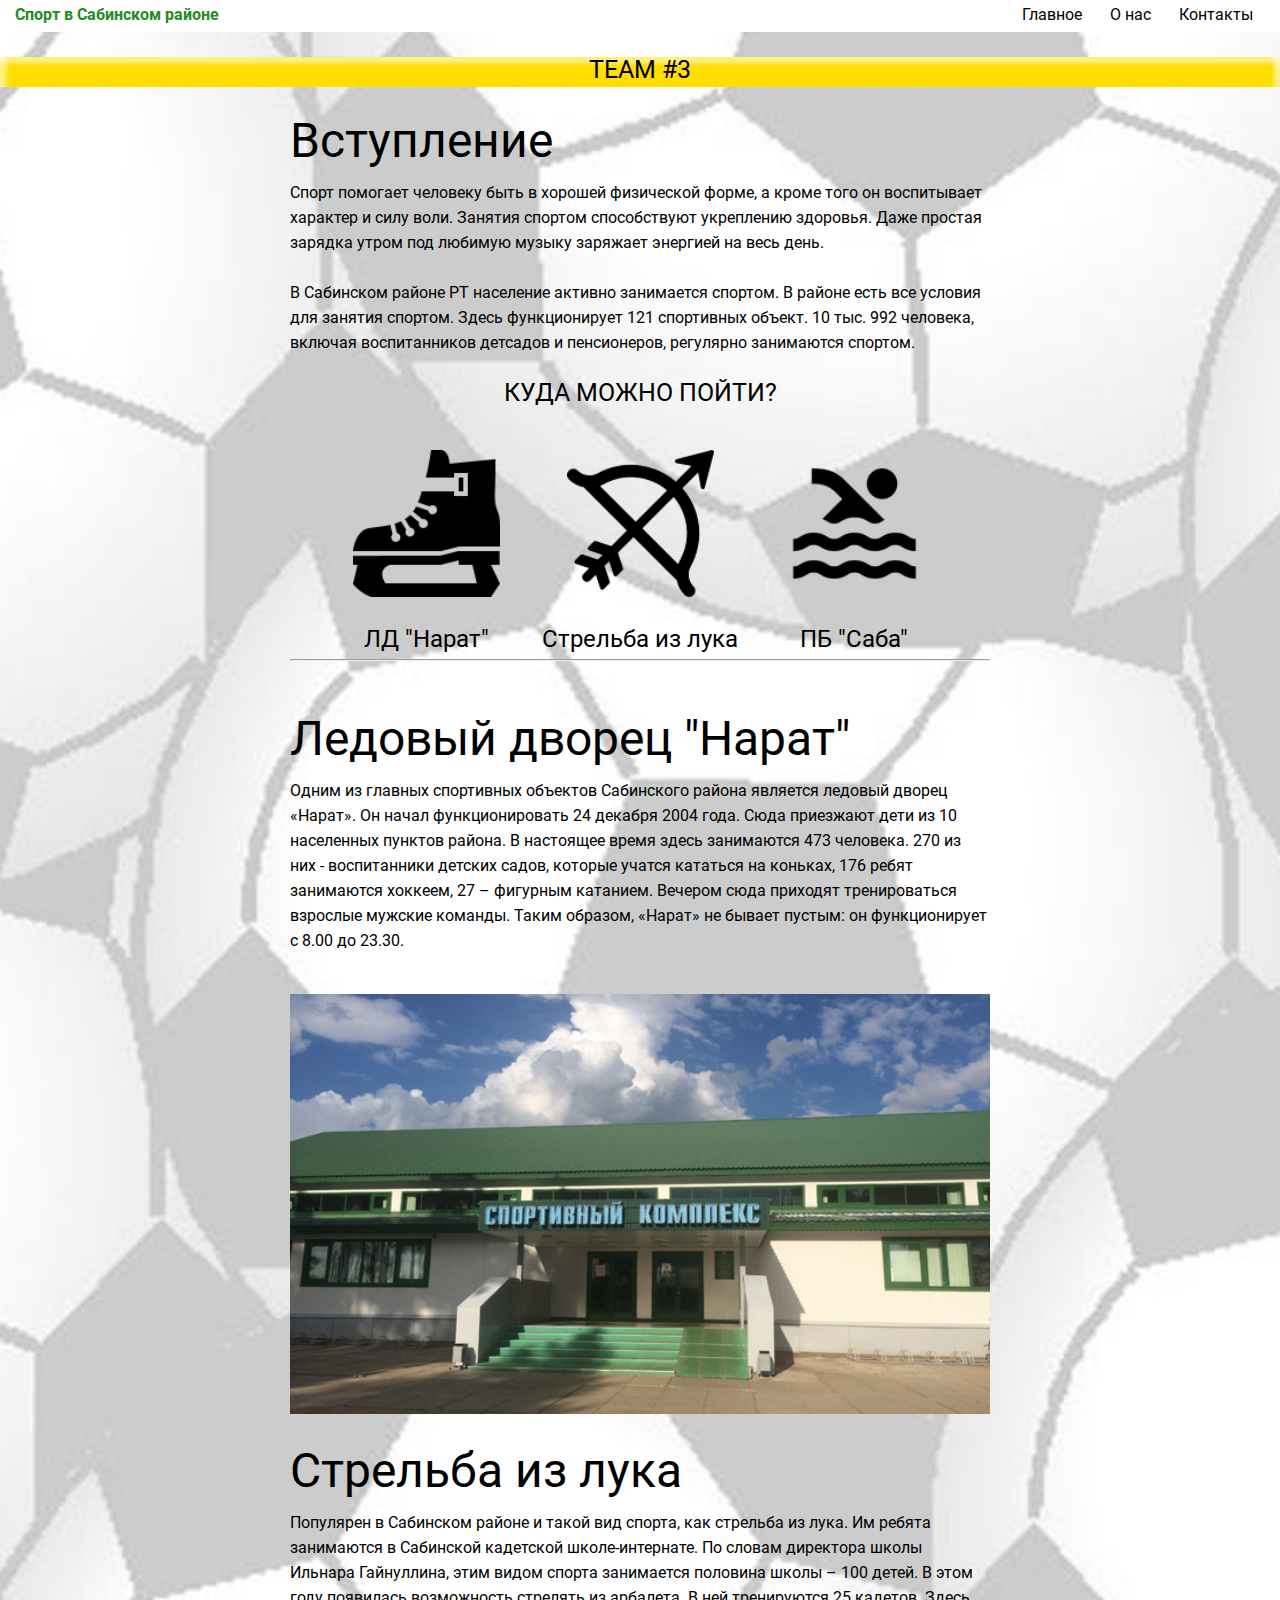
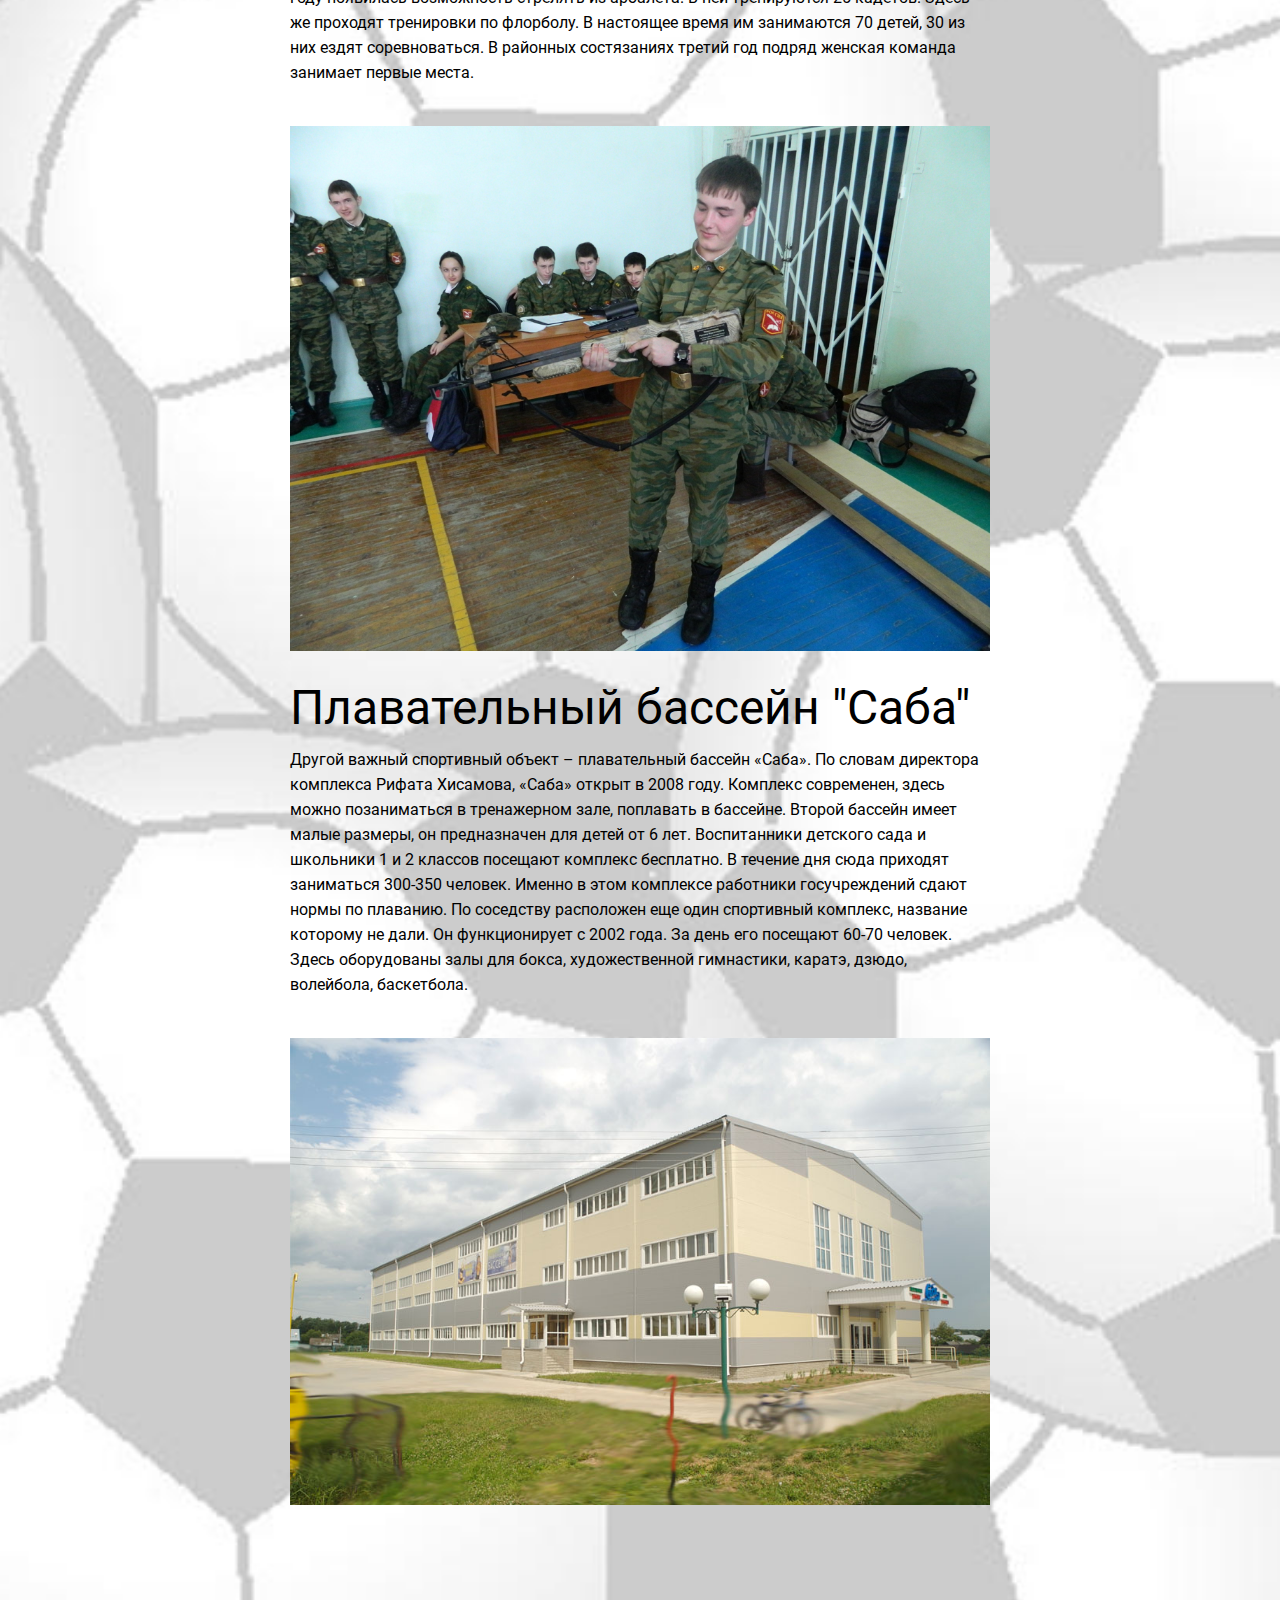
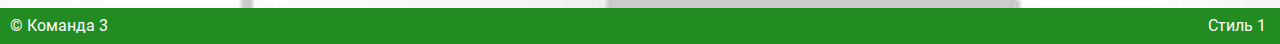
<file: style2/index.html>
<!DOCTYPE html>
<html lang="en">
<head>
	<meta charset="UTF-8">
	<title>Спорт в Сабинском районе</title>


	<link rel="stylesheet" href="css/reset.css">

	<link rel="stylesheet" href="css/style.css">
</head>
<body>
	

<section class="header">
	<div class="nav">
		<a href="index.html" class="logo">
			Спорт в Сабинском районе <span></span>
		</a>
		<ul class='pull-right'>
			<li>
				<a href="#">
					Главное
				</a>
			</li>
			<li>
				<a href="..\about.html">
					О нас
				</a>
			</li>
			<li>
				<a href=..\contact.html>
					Контакты
				</a>
			</li>
		</ul>
	</div>

	<div class="banner">
		<h3>Team #3</h3>
	</div>
</section>

<section class="container">
	<h2>Вступление</h2>
	<p>
		Спорт помогает человеку быть в хорошей физической форме, а кроме того он воспитывает характер и силу воли. Занятия спортом способствуют укреплению здоровья. Даже простая зарядка утром под любимую музыку заряжает энергией на весь день.
	</p>
	<p>
		В Сабинском районе РТ население активно занимается спортом. В районе есть все условия для занятия спортом. Здесь функционирует 121 спортивных объект. 10 тыс. 992 человека, включая воспитанников детсадов и пенсионеров, регулярно занимаются спортом.
	</p>
	<h3><a name="back">КУДА МОЖНО ПОЙТИ?</a></h3>
		<ul class="advantages">
			<li><a href="#first"><img src="../img/first.ico" alt="">ЛД "Нарат"</a></li>
			<li><a href="#second"><img src="../img/second.png" alt="">Стрельба из лука</a></li>
			<li><a href="#third"><img src="../img/third.ico" alt="">ПБ "Саба"</a></li>
		</ul>

		<hr>
		<br>
		<h2><a name="first" href="#back">Ледовый дворец "Нарат"</a></h2>
		<p>
			Одним из главных спортивных объектов Сабинского района является ледовый дворец «Нарат». Он начал функционировать 24 декабря 2004 года. Сюда приезжают дети из 10 населенных пунктов района. В настоящее время здесь занимаются 473 человека. 270 из них - воспитанники детских садов, которые учатся кататься на коньках, 176 ребят занимаются хоккеем, 27 – фигурным катанием. Вечером сюда приходят тренироваться взрослые мужские команды. Таким образом, «Нарат» не бывает пустым: он функционирует с 8.00 до 23.30.</p>
		<br>
		<img src="../img/sport-big.jpg" style="width:100%" alt="Ледовый дворец "Нарат"">
		<br>
		<h2><a name="second" href="#back">Стрельба из лука</a></h2>
		<p>
			Популярен в Сабинском районе и такой вид спорта, как стрельба из лука. Им ребята занимаются в Сабинской кадетской школе-интернате. По словам директора школы Ильнара Гайнуллина, этим видом спорта занимается половина школы – 100 детей. В этом году появилась возможность стрелять из арбалета. В ней тренируются 25 кадетов. Здесь же проходят тренировки по флорболу. В настоящее время им занимаются 70 детей, 30 из них ездят соревноваться. В районных состязаниях третий год подряд женская команда занимает первые места.</p>
		<br>
		<img src="../img/sport4-big.jpg" style="width:100%" alt="Стрельба из лука">
		<br>
		<h2><a name="third" href="#back">Плавательный бассейн "Саба"</a></h2>
		<p>
			Другой важный спортивный объект – плавательный бассейн «Саба». По словам директора комплекса Рифата Хисамова, «Саба» открыт в 2008 году. Комплекс современен, здесь можно позаниматься в тренажерном зале, поплавать в бассейне. Второй бассейн имеет малые размеры, он предназначен для детей от 6 лет. Воспитанники детского сада и школьники 1 и 2 классов посещают комплекс бесплатно. В течение дня сюда приходят заниматься 300-350 человек. Именно в этом комплексе работники госучреждений сдают нормы по плаванию. По соседству расположен еще один спортивный комплекс, название которому не дали. Он функционирует с 2002 года. За день его посещают 60-70 человек. Здесь оборудованы залы для бокса, художественной гимнастики, каратэ, дзюдо, волейбола, баскетбола.</p>
		<br>
		<img src="../img/sport3-big.jpg" style="width:100%" alt="Плавательный бассейн "Саба"">

</section>
<section id="footer">
		<div id="team"><a href="../about.html">
   			&copy; Команда 3</a>
   		</div>
   		<ul id="styles">
   			<li><a href="../index.html">Стиль 1</a></li>
   		</div>
  	</section>


</body>
</html>
</file>
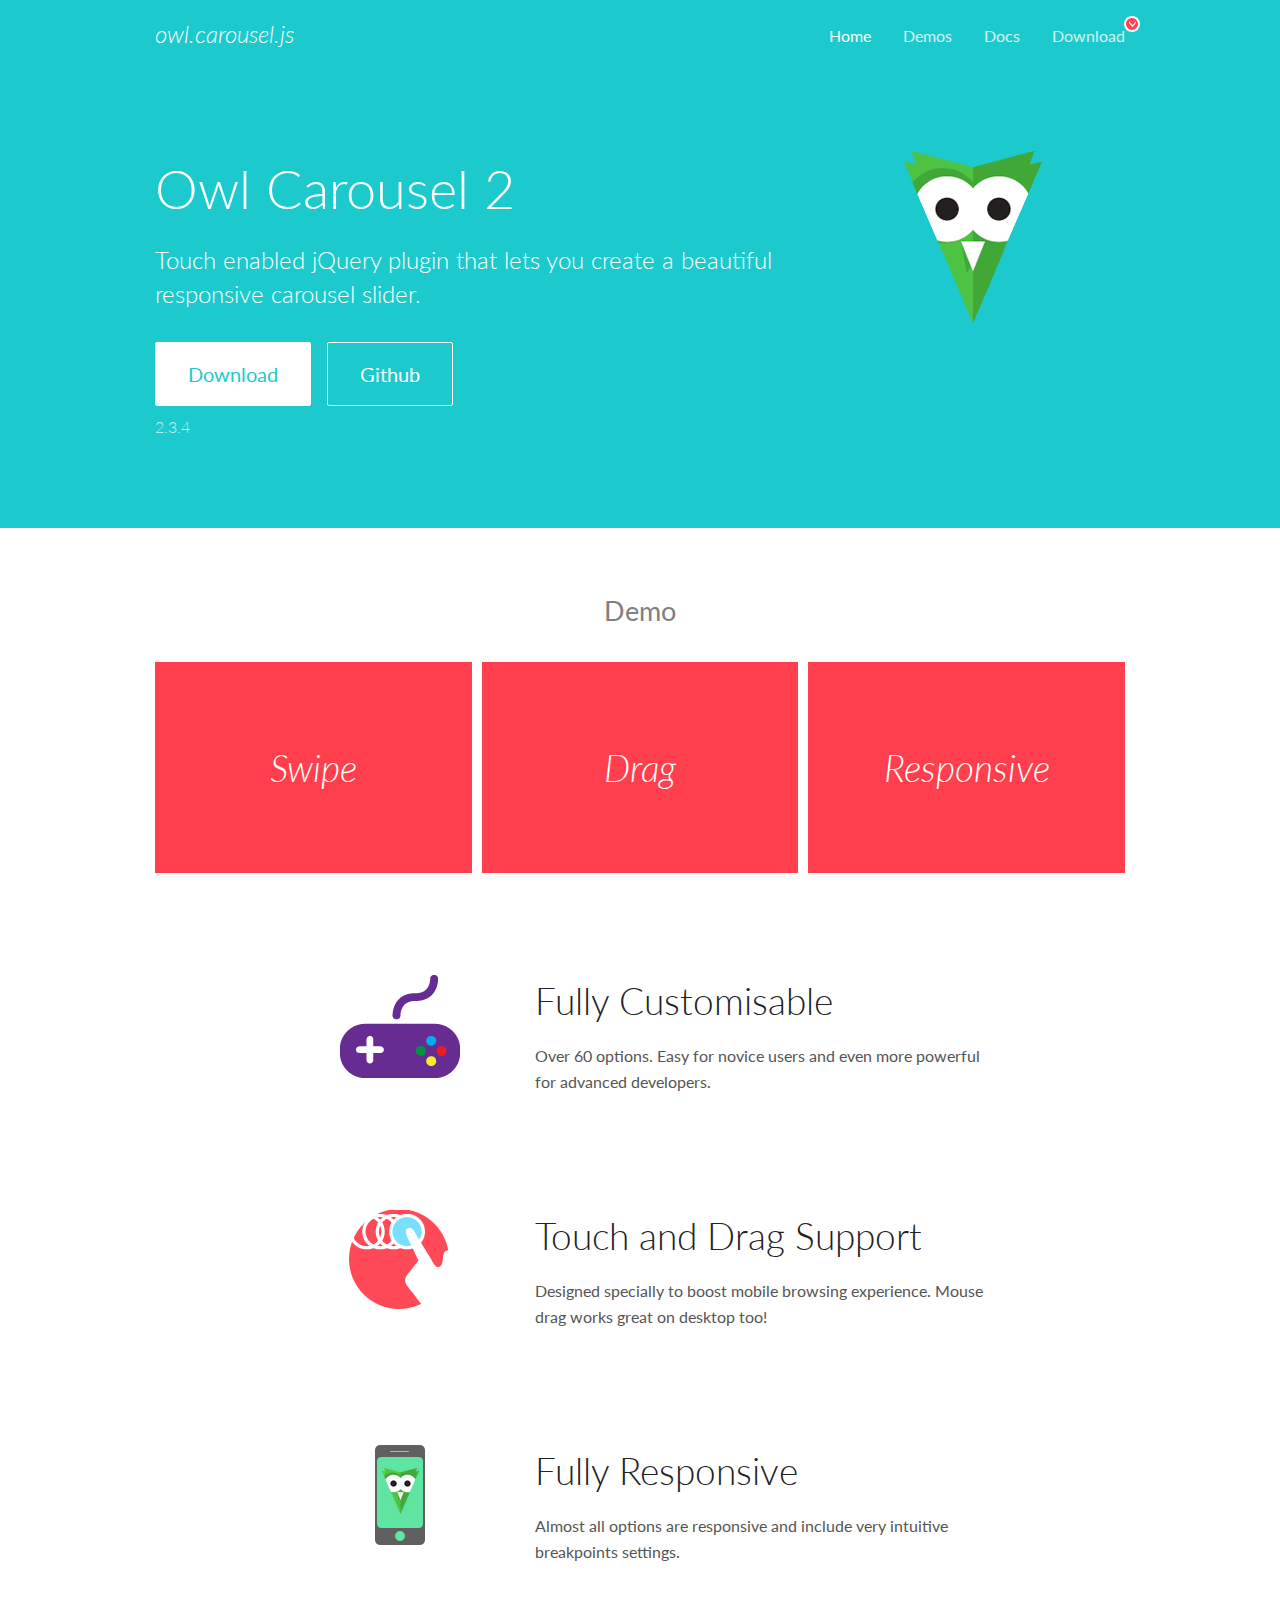
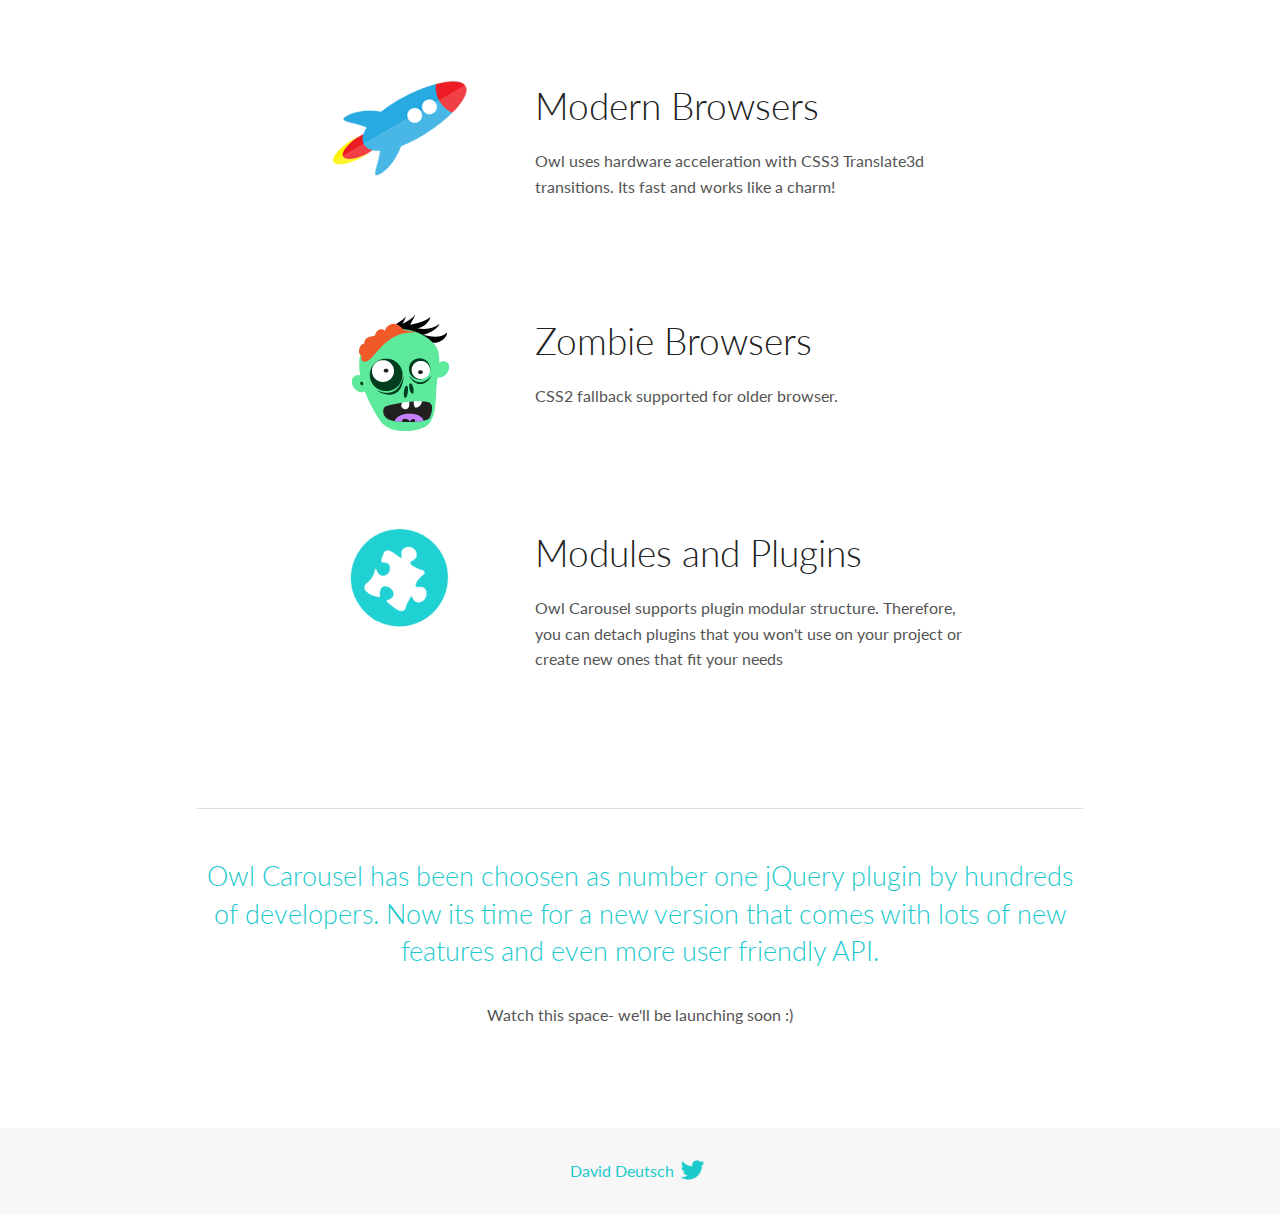
<file: plugins/OwlCarousel2-2.3.4/docs/index.html>
<!DOCTYPE html>
<html lang="en">
  <head>

    <!-- head -->
    <meta charset="utf-8">
    <meta name="msapplication-tap-highlight" content="no" />
    <meta name="viewport" content="width=device-width, initial-scale=1.0" />
    <meta name="description" content="Touch enabled jQuery plugin that lets you create beautiful responsive carousel slider.">
    <meta name="author" content="David Deutsch">
    <title>
      Home | Owl Carousel | 2.3.4
    </title>

    <!-- Stylesheets -->
    <link href='https://fonts.googleapis.com/css?family=Lato:300,400,700,400italic,300italic' rel='stylesheet' type='text/css'>
    <link rel="stylesheet" href="assets/css/docs.theme.min.css">

    <!-- Owl Stylesheets -->
    <link rel="stylesheet" href="assets/owlcarousel/assets/owl.carousel.min.css">
    <link rel="stylesheet" href="assets/owlcarousel/assets/owl.theme.default.min.css">

    <!-- HTML5 shim and Respond.js IE8 support of HTML5 elements and media queries -->

    <!--[if lt IE 9]>
      <script src="https://oss.maxcdn.com/libs/html5shiv/3.7.0/html5shiv.js"></script>
      <script src="https://oss.maxcdn.com/libs/respond.js/1.3.0/respond.min.js"></script>
    <![endif]-->

    <!-- Favicons -->
    <link rel="apple-touch-icon-precomposed" sizes="144x144" href="assets/ico/apple-touch-icon-144-precomposed.png">
    <link rel="shortcut icon" href="assets/ico/favicon.png">
    <link rel="shortcut icon" href="favicon.ico">

    <!-- Yeah i know js should not be in header. Its required for demos.-->

    <!-- javascript -->
    <script src="assets/vendors/jquery.min.js"></script>
    <script src="assets/owlcarousel/owl.carousel.js"></script>
  </head>
  <body>

    <!-- header -->
    <header class="header">
      <div class="row">
        <div class="large-12 columns">
          <div class="brand left">
            <h3>
              <a href="/OwlCarousel2/">owl.carousel.js</a> 
            </h3>
          </div>
          <a id="toggle-nav" class="right">
            <span></span> <span></span> <span></span> 
          </a> 
          <div class="nav-bar">
            <ul class="clearfix">
              <li class="active">
                <a href="/OwlCarousel2/index.html">Home</a> 
              </li>
              <li> <a href="/OwlCarousel2/demos/demos.html">Demos</a>  </li>
              <li> <a href="/OwlCarousel2/docs/started-welcome.html">Docs</a>  </li>
              <li>
                <a href="https://github.com/OwlCarousel2/OwlCarousel2/archive/2.3.4.zip">Download</a> 
                <span class="download"></span> 
              </li>
            </ul>
          </div>
        </div>
      </div>
    </header>

    <!-- home panel -->
    <section id="hero">
      <div class="row">
        <div class="large-8 medium-8 columns">
          <h1>Owl Carousel 2</h1>
          <h4>Touch enabled jQuery plugin that lets you create a beautiful responsive carousel slider.</h4>
          <a href="https://github.com/OwlCarousel2/OwlCarousel2/archive/2.3.4.zip" class="hero-button">Download</a> 
          <a href="https://github.com/OwlCarousel2/OwlCarousel2" class="hero-button outline">Github</a> 
          <p>2.3.4</p>
        </div>
        <div class="large-4 medium-4 columns">
          <img class="owl-logo" src="assets/img/owl-logo.png" alt="mr. Owl">
        </div>
      </div>
    </section>

    <!-- body -->
    <div class="home-demo">
      <div class="row">
        <div class="large-12 columns">
          <h3>Demo</h3>
          <div class="owl-carousel">
            <div class="item">
              <h2>Swipe</h2>
            </div>
            <div class="item">
              <h2>Drag</h2>
            </div>
            <div class="item">
              <h2>Responsive</h2>
            </div>
            <div class="item">
              <h2>CSS3</h2>
            </div>
            <div class="item">
              <h2>Fast</h2>
            </div>
            <div class="item">
              <h2>Easy</h2>
            </div>
            <div class="item">
              <h2>Free</h2>
            </div>
            <div class="item">
              <h2>Upgradable</h2>
            </div>
            <div class="item">
              <h2>Tons of options</h2>
            </div>
            <div class="item">
              <h2>Infinity</h2>
            </div>
            <div class="item">
              <h2>Auto Width</h2>
            </div>
          </div>
        </div>
      </div>
    </div>
    <script>
      var owl = $('.owl-carousel');
      owl.owlCarousel({
        margin: 10,
        loop: true,
        responsive: {
          0: {
            items: 1
          },
          600: {
            items: 2
          },
          1000: {
            items: 3
          }
        }
      })
    </script>

    <!-- features -->
    <div id="features">
      <div class="row">
        <div class="small-12 medium-9 small-centered columns">
          <section class="row feature">
            <div class="medium-4 small-12 columns">
              <img src="assets/img/feature-options.png" alt="">
            </div>
            <div class="medium-8 small-12 columns">
              <h2>Fully Customisable</h2>
              <p>Over 60 options. Easy for novice users and even more powerful for advanced developers.</p>
            </div>
          </section>
          <section class="row feature">
            <div class="medium-4 small-12 columns">
              <img src="assets/img/feature-drag.png" alt="">
            </div>
            <div class="medium-8 small-12 columns">
              <h2>Touch and Drag Support</h2>
              <p>Designed specially to boost mobile browsing experience. Mouse drag works great on desktop too!</p>
            </div>
          </section>
          <section class="row feature">
            <div class="medium-4 small-12 columns">
              <img src="assets/img/feature-responsive.png" alt="">
            </div>
            <div class="medium-8 small-12 columns">
              <h2>Fully Responsive</h2>
              <p>Almost all options are responsive and include very intuitive breakpoints settings.</p>
            </div>
          </section>
          <section class="row feature">
            <div class="medium-4 small-12 columns">
              <img src="assets/img/feature-modern.png" alt="">
            </div>
            <div class="medium-8 small-12 columns">
              <h2>Modern Browsers</h2>
              <p>Owl uses hardware acceleration with CSS3 Translate3d transitions. Its fast and works like a charm! </p>
            </div>
          </section>
          <section class="row feature">
            <div class="medium-4 small-12 columns">
              <img src="assets/img/feature-zombie.png" alt="">
            </div>
            <div class="medium-8 small-12 columns">
              <h2>Zombie Browsers</h2>
              <p>CSS2 fallback supported for older browser.</p>
            </div>
          </section>
          <section class="row feature">
            <div class="medium-4 small-12 columns">
              <img src="assets/img/feature-module.png" alt="">
            </div>
            <div class="medium-8 small-12 columns">
              <h2>Modules and Plugins</h2>
              <p>Owl Carousel supports plugin modular structure. Therefore, you can detach plugins that you won&#x27;t use on your project or create new ones that fit your needs</p>
            </div>
          </section>
        </div>
      </div>
    </div>

    <!-- footer -->
    <section id="teaser-text">
      <div class="row">
        <div class="small-12 medium-11 small-centered columns">
          <hr>
          <h3 id="owl-carousel-has-been-choosen-as-number-one-jquery-plugin-by-hundreds-of-developers-now-its-time-for-a-new-version-that-comes-with-lots-of-new-features-and-even-more-user-friendly-api-">Owl Carousel has been choosen as number one jQuery plugin by hundreds of developers. Now its time for a new version that comes with lots of new features and even more user friendly API.</h3>
          <p>Watch this space- we&#39;ll be launching soon :)</p>
        </div>
      </div>
    </section>

    <!-- footer -->
    <footer class="footer">
      <div class="row">
        <div class="large-12 columns">
          <h5>
            <a href="/OwlCarousel2/docs/support-contact.html">David Deutsch</a> 
            <a id="custom-tweet-button" href="https://twitter.com/share?url=https://github.com/OwlCarousel2/OwlCarousel2&text=Owl Carousel - This is so awesome! " target="_blank"></a> 
          </h5>
        </div>
      </div>
    </footer>

    <!-- vendors -->
    <script src="assets/vendors/highlight.js"></script>
    <script src="assets/js/app.js"></script>
  </body>
</html>
</file>
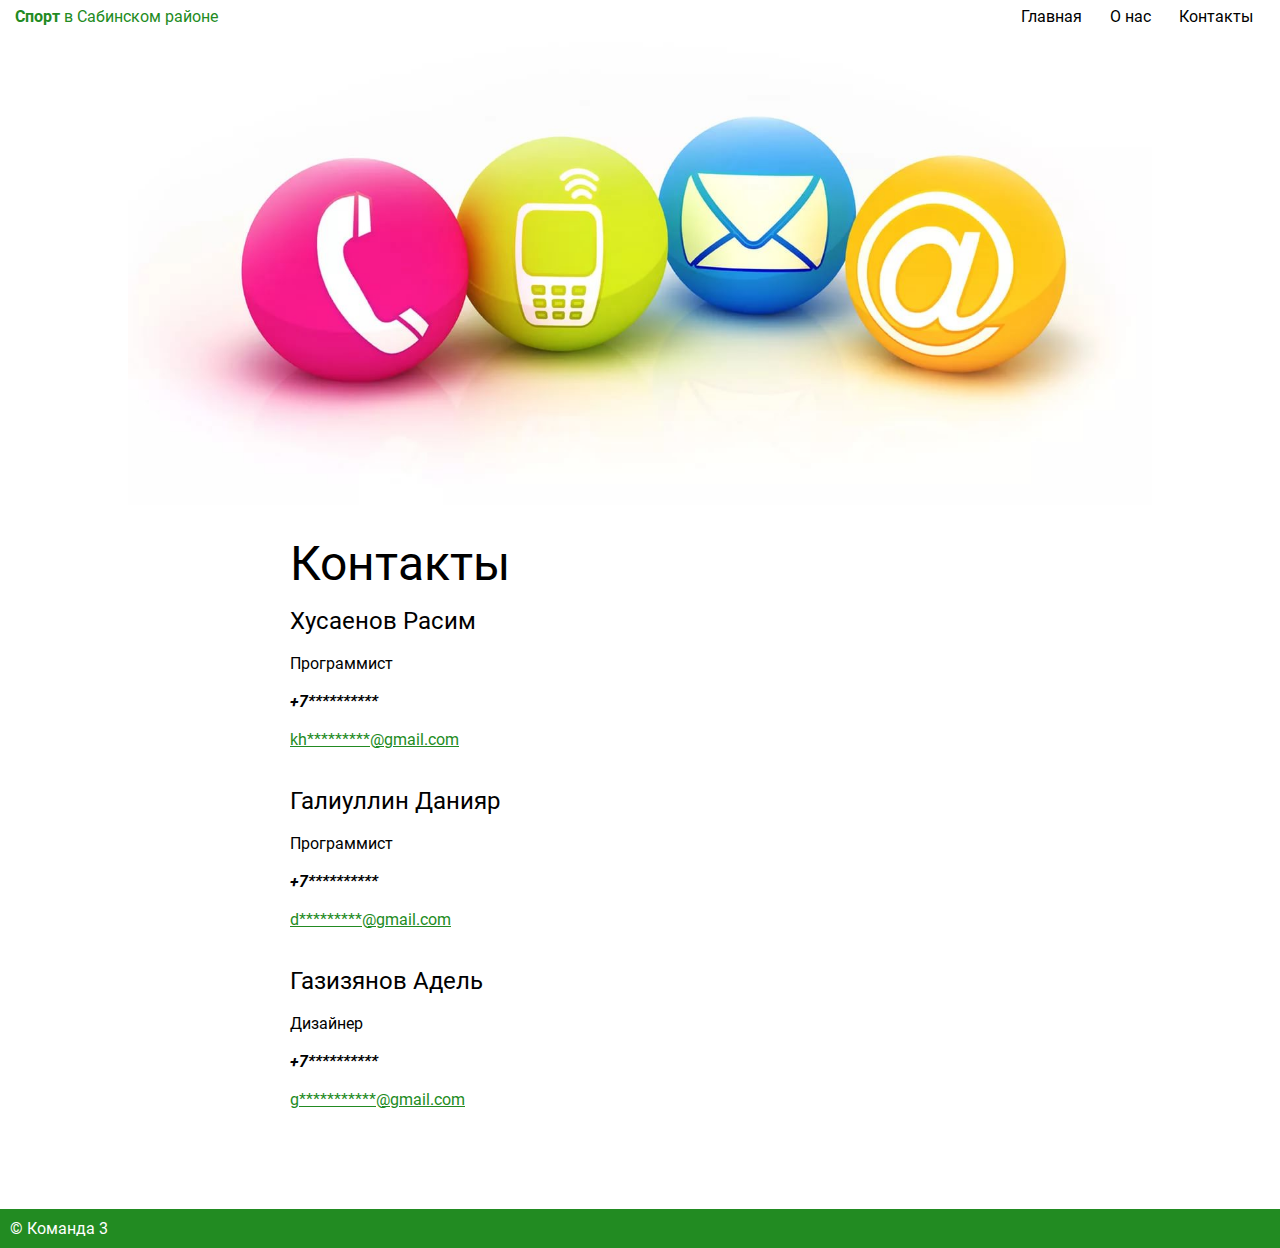
<file: contact.html>
<!DOCTYPE html>
<html lang="en">
<head>
	<meta charset="UTF-8">
	<title>Спорт в Сабинском районе</title>
	<link rel="stylesheet" href="css/reset.css">
	<link rel="stylesheet" href="css/style.css">
</head>

<body>
	<section class="header">
		<div class="nav">
			<a href="index.html" class="logo">Спорт <span>в Сабинском районе</span></a>
			<ul class="pull-right">
				<li><a href="index.html">Главная</a></li>
				<li><a href="about.html">О нас</a></li>
				<li><a href="#">Контакты</a></li>
			</ul>
		</div>
		<img src="img/contact.jpg" style="width:80%;display:block;margin:auto">
	</section>

	<section class="container contact">
		<h2>Контакты</h2>
		<h4>Хусаенов Расим</h4><br>
		<p>Программист</p><br>
		<p class="phone">+7**********</p><br>
		<p class="email">kh*********@gmail.com</p><br>
		<br>	
		<h4>Галиуллин Данияр</h4><br>
		<p>Программист</p><br>
		<p class="phone">+7**********</p><br>
		<p class="email">d*********@gmail.com</p><br>
		<br>
		<h4>Газизянов Адель</h4><br>
		<p>Дизайнер</p><br>
		<p class="phone">+7**********</p><br>
		<p class="email">g***********@gmail.com</p>
	</section>

	<section id="footer">
		<div id="team">
			<a href="about.html">
   			&copy; Команда 3</a>
   		</div>
  	</section>
</body>
</html>
</file>
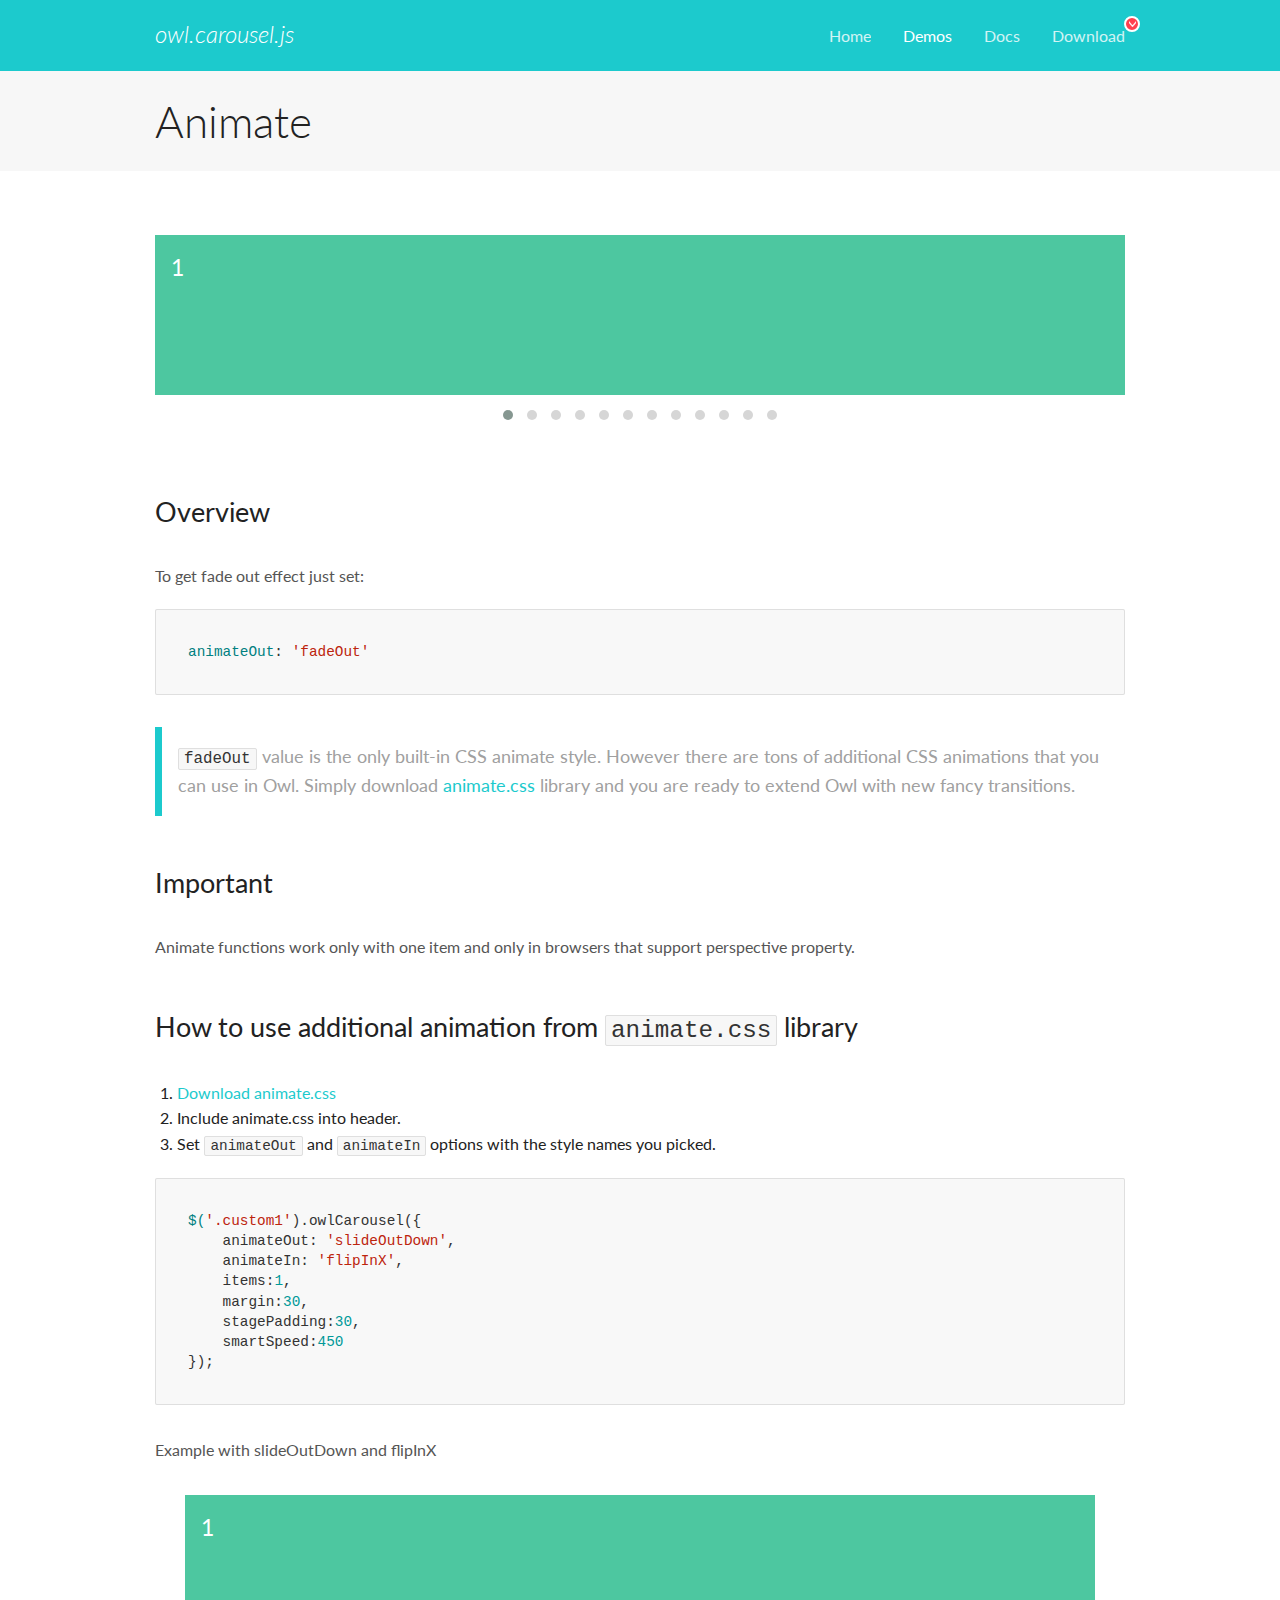
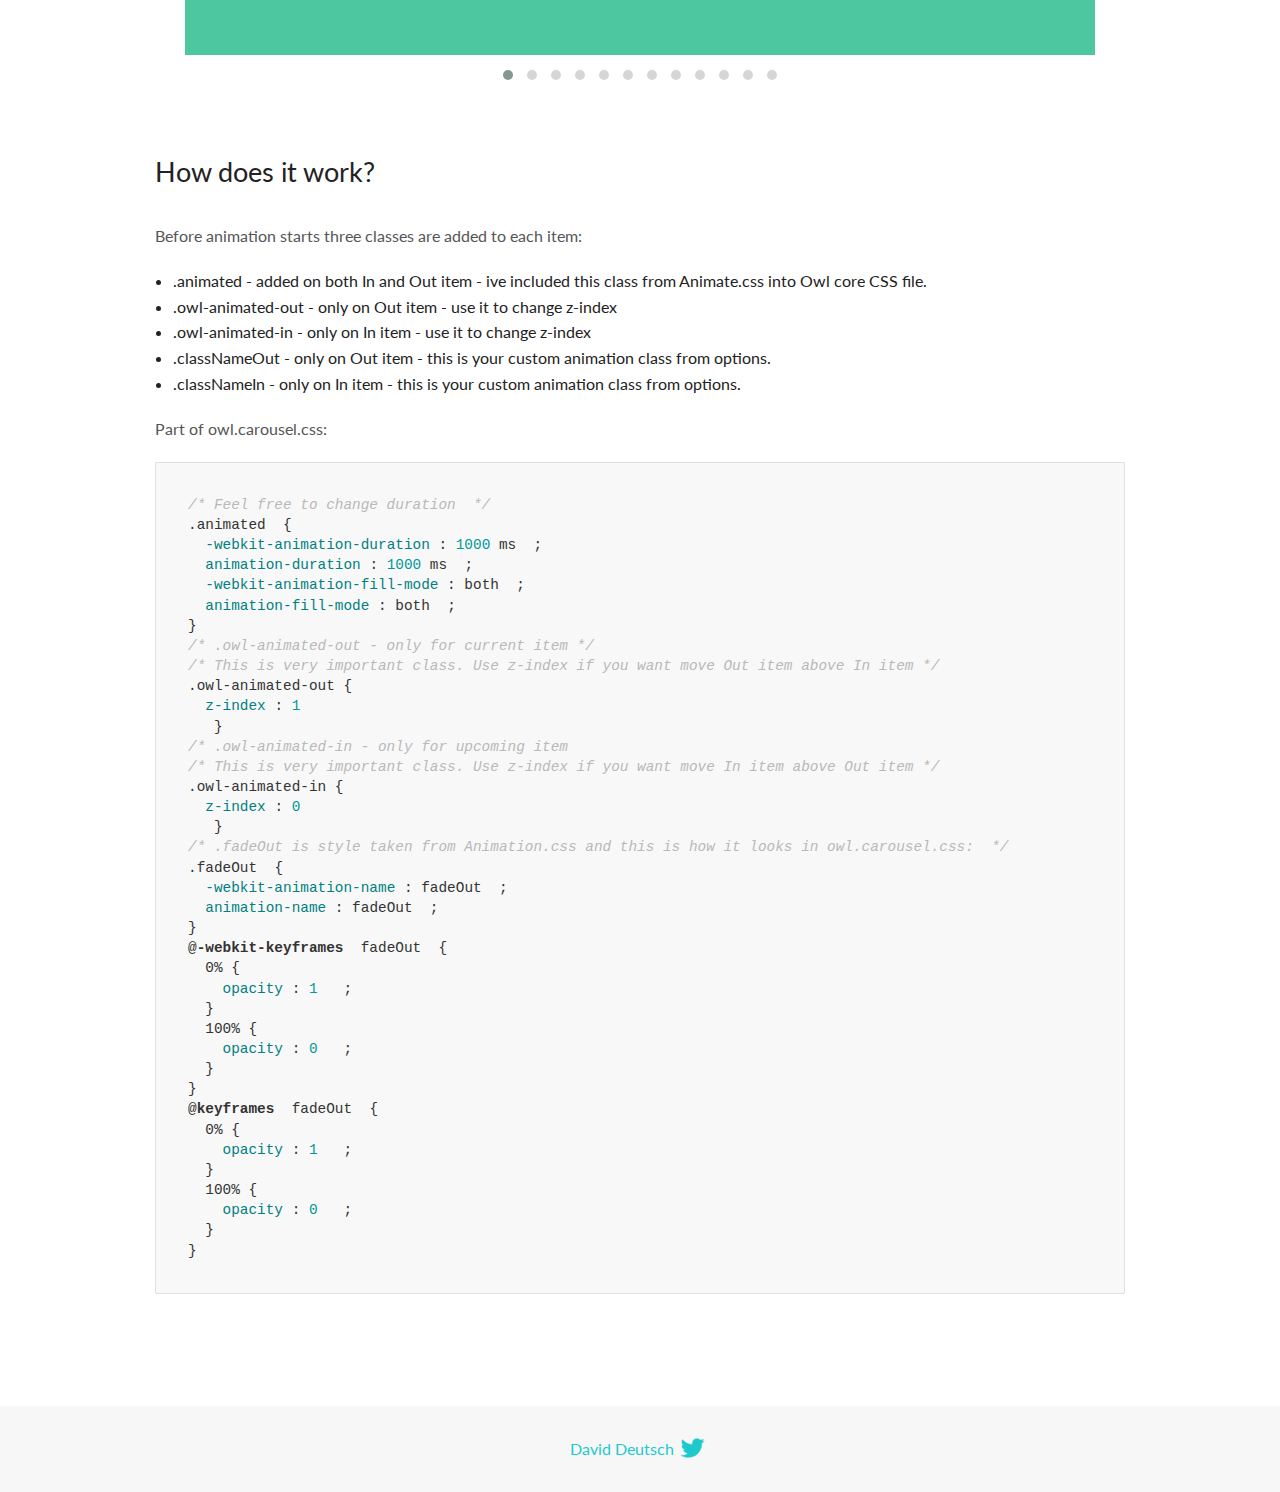
<file: plugins/OwlCarousel2-2.3.4/docs/demos/animate.html>
<!DOCTYPE html>
<html lang="en">
  <head>

    <!-- head -->
    <meta charset="utf-8">
    <meta name="msapplication-tap-highlight" content="no" />
    <meta name="viewport" content="width=device-width, initial-scale=1.0" />
    <meta name="description" content="Animate carousel">
    <meta name="author" content="David Deutsch">
    <title>
      Animate Demo | Owl Carousel | 2.3.4
    </title>

    <!-- Stylesheets -->
    <link href='https://fonts.googleapis.com/css?family=Lato:300,400,700,400italic,300italic' rel='stylesheet' type='text/css'>
    <link rel="stylesheet" href="../assets/css/docs.theme.min.css">

    <!-- Owl Stylesheets -->
    <link rel="stylesheet" href="../assets/owlcarousel/assets/owl.carousel.min.css">
    <link rel="stylesheet" href="../assets/owlcarousel/assets/owl.theme.default.min.css">

    <!-- HTML5 shim and Respond.js IE8 support of HTML5 elements and media queries -->

    <!--[if lt IE 9]>
      <script src="https://oss.maxcdn.com/libs/html5shiv/3.7.0/html5shiv.js"></script>
      <script src="https://oss.maxcdn.com/libs/respond.js/1.3.0/respond.min.js"></script>
    <![endif]-->

    <!-- Favicons -->
    <link rel="apple-touch-icon-precomposed" sizes="144x144" href="../assets/ico/apple-touch-icon-144-precomposed.png">
    <link rel="shortcut icon" href="../assets/ico/favicon.png">
    <link rel="shortcut icon" href="favicon.ico">

    <!-- Yeah i know js should not be in header. Its required for demos.-->

    <!-- javascript -->
    <script src="../assets/vendors/jquery.min.js"></script>
    <script src="../assets/owlcarousel/owl.carousel.js"></script>
  </head>
  <body>

    <!-- header -->
    <header class="header">
      <div class="row">
        <div class="large-12 columns">
          <div class="brand left">
            <h3>
              <a href="/OwlCarousel2/">owl.carousel.js</a> 
            </h3>
          </div>
          <a id="toggle-nav" class="right">
            <span></span> <span></span> <span></span> 
          </a> 
          <div class="nav-bar">
            <ul class="clearfix">
              <li> <a href="/OwlCarousel2/index.html">Home</a>  </li>
              <li class="active">
                <a href="/OwlCarousel2/demos/demos.html">Demos</a> 
              </li>
              <li> <a href="/OwlCarousel2/docs/started-welcome.html">Docs</a>  </li>
              <li>
                <a href="https://github.com/OwlCarousel2/OwlCarousel2/archive/2.3.4.zip">Download</a> 
                <span class="download"></span> 
              </li>
            </ul>
          </div>
        </div>
      </div>
    </header>

    <!-- title -->
    <section class="title">
      <div class="row">
        <div class="large-12 columns">
          <h1>Animate</h1>
        </div>
      </div>
    </section>

    <!--  Demos -->
    <section id="demos">
      <div class="row">
        <div class="large-12 columns">
          <div class="fadeOut owl-carousel owl-theme">
            <div class="item">
              <h4>1</h4>
            </div>
            <div class="item">
              <h4>2</h4>
            </div>
            <div class="item">
              <h4>3</h4>
            </div>
            <div class="item">
              <h4>4</h4>
            </div>
            <div class="item">
              <h4>5</h4>
            </div>
            <div class="item">
              <h4>6</h4>
            </div>
            <div class="item">
              <h4>7</h4>
            </div>
            <div class="item">
              <h4>8</h4>
            </div>
            <div class="item">
              <h4>9</h4>
            </div>
            <div class="item">
              <h4>10</h4>
            </div>
            <div class="item">
              <h4>11</h4>
            </div>
            <div class="item">
              <h4>12</h4>
            </div>
          </div>
          <h3 id="overview">Overview</h3>
          <p>To get fade out effect just set:</p>
          <pre><code>animateOut: &#39;fadeOut&#39;</code></pre>
          <blockquote>
            <p><code>fadeOut</code> value is the only built-in CSS animate style. However there are tons of additional CSS animations that you can use in Owl. Simply download
              <a href="https://daneden.github.io/animate.css/">animate.css</a>  library and you are ready to extend Owl with new fancy transitions.</p>
          </blockquote>
          <h3 id="important">Important</h3>
          <p>Animate functions work only with one item and only in browsers that support perspective property.</p>
          <h3 id="how-to-use-additional-animation-from-animate-css-library">How to use additional animation from <code>animate.css</code> library</h3>
          <ol>
            <li> <a href="https://daneden.github.io/animate.css/">Download animate.css</a>  </li>
            <li>Include animate.css into header.</li>
            <li>Set <code>animateOut</code> and <code>animateIn</code> options with the style names you picked.</li>
          </ol>
          <pre><code>$(&#39;.custom1&#39;).owlCarousel({
    animateOut: &#39;slideOutDown&#39;,
    animateIn: &#39;flipInX&#39;,
    items:1,
    margin:30,
    stagePadding:30,
    smartSpeed:450
});</code></pre>
          <p>Example with slideOutDown and flipInX</p>
          <div class="custom1 owl-carousel owl-theme">
            <div class="item">
              <h4>1</h4>
            </div>
            <div class="item">
              <h4>2</h4>
            </div>
            <div class="item">
              <h4>3</h4>
            </div>
            <div class="item">
              <h4>4</h4>
            </div>
            <div class="item">
              <h4>5</h4>
            </div>
            <div class="item">
              <h4>6</h4>
            </div>
            <div class="item">
              <h4>7</h4>
            </div>
            <div class="item">
              <h4>8</h4>
            </div>
            <div class="item">
              <h4>9</h4>
            </div>
            <div class="item">
              <h4>10</h4>
            </div>
            <div class="item">
              <h4>11</h4>
            </div>
            <div class="item">
              <h4>12</h4>
            </div>
          </div>
          <h3 id="how-does-it-work-">How does it work?</h3>
          <p>Before animation starts three classes are added to each item:</p>
          <ul>
            <li>.animated - added on both In and Out item - ive included this class from Animate.css into Owl core CSS file.</li>
            <li>.owl-animated-out - only on Out item - use it to change z-index</li>
            <li>.owl-animated-in - only on In item - use it to change z-index</li>
            <li>.classNameOut - only on Out item - this is your custom animation class from options.</li>
            <li>.classNameIn - only on In item - this is your custom animation class from options.</li>
          </ul>
          <p>Part of owl.carousel.css:</p>
          <pre><code class="language-css"><span class="comment">/* Feel free to change duration  */</span> 
<span class="class">.animated</span>  <span class="rules">{
  <span class="rule"><span class="attribute">-webkit-animation-duration</span> :<span class="value"> <span class="number">1000</span> ms</span> </span> ;
  <span class="rule"><span class="attribute">animation-duration</span> :<span class="value"> <span class="number">1000</span> ms</span> </span> ;
  <span class="rule"><span class="attribute">-webkit-animation-fill-mode</span> :<span class="value"> both</span> </span> ;
  <span class="rule"><span class="attribute">animation-fill-mode</span> :<span class="value"> both</span> </span> ;
<span class="rule">}</span> </span> 
<span class="comment">/* .owl-animated-out - only for current item */</span> 
<span class="comment">/* This is very important class. Use z-index if you want move Out item above In item */</span> 
<span class="class">.owl-animated-out</span> <span class="rules">{
  <span class="rule"><span class="attribute">z-index</span> :<span class="value"> <span class="number">1</span> 
</span> </span> </span> }
<span class="comment">/* .owl-animated-in - only for upcoming item
/* This is very important class. Use z-index if you want move In item above Out item */</span> 
<span class="class">.owl-animated-in</span> <span class="rules">{
  <span class="rule"><span class="attribute">z-index</span> :<span class="value"> <span class="number">0</span> 
</span> </span> </span> }
<span class="comment">/* .fadeOut is style taken from Animation.css and this is how it looks in owl.carousel.css:  */</span> 
<span class="class">.fadeOut</span>  <span class="rules">{
  <span class="rule"><span class="attribute">-webkit-animation-name</span> :<span class="value"> fadeOut</span> </span> ;
  <span class="rule"><span class="attribute">animation-name</span> :<span class="value"> fadeOut</span> </span> ;
<span class="rule">}</span> </span> 
<span class="at_rule">@<span class="keyword">-webkit-keyframes</span>  fadeOut </span> {
  0% <span class="rules">{
    <span class="rule"><span class="attribute">opacity</span> :<span class="value"> <span class="number">1</span> </span> </span> ;
  <span class="rule">}</span> </span> 
  100% <span class="rules">{
    <span class="rule"><span class="attribute">opacity</span> :<span class="value"> <span class="number">0</span> </span> </span> ;
  <span class="rule">}</span> </span> 
}
<span class="at_rule">@<span class="keyword">keyframes</span>  fadeOut </span> {
  0% <span class="rules">{
    <span class="rule"><span class="attribute">opacity</span> :<span class="value"> <span class="number">1</span> </span> </span> ;
  <span class="rule">}</span> </span> 
  100% <span class="rules">{
    <span class="rule"><span class="attribute">opacity</span> :<span class="value"> <span class="number">0</span> </span> </span> ;
  <span class="rule">}</span> </span> 
}</code></pre>
          <link rel="stylesheet" href="../assets/css/animate.css">
          <script>
            jQuery(document).ready(function($) {
              $('.fadeOut').owlCarousel({
                items: 1,
                animateOut: 'fadeOut',
                loop: true,
                margin: 10,
              });
              $('.custom1').owlCarousel({
                animateOut: 'slideOutDown',
                animateIn: 'flipInX',
                items: 1,
                margin: 30,
                stagePadding: 30,
                smartSpeed: 450
              });
            });
          </script>
        </div>
      </div>
    </section>

    <!-- footer -->
    <footer class="footer">
      <div class="row">
        <div class="large-12 columns">
          <h5>
            <a href="/OwlCarousel2/docs/support-contact.html">David Deutsch</a> 
            <a id="custom-tweet-button" href="https://twitter.com/share?url=https://github.com/OwlCarousel2/OwlCarousel2&text=Owl Carousel - This is so awesome! " target="_blank"></a> 
          </h5>
        </div>
      </div>
    </footer>

    <!-- vendors -->
    <script src="../assets/vendors/highlight.js"></script>
    <script src="../assets/js/app.js"></script>
  </body>
</html>
</file>
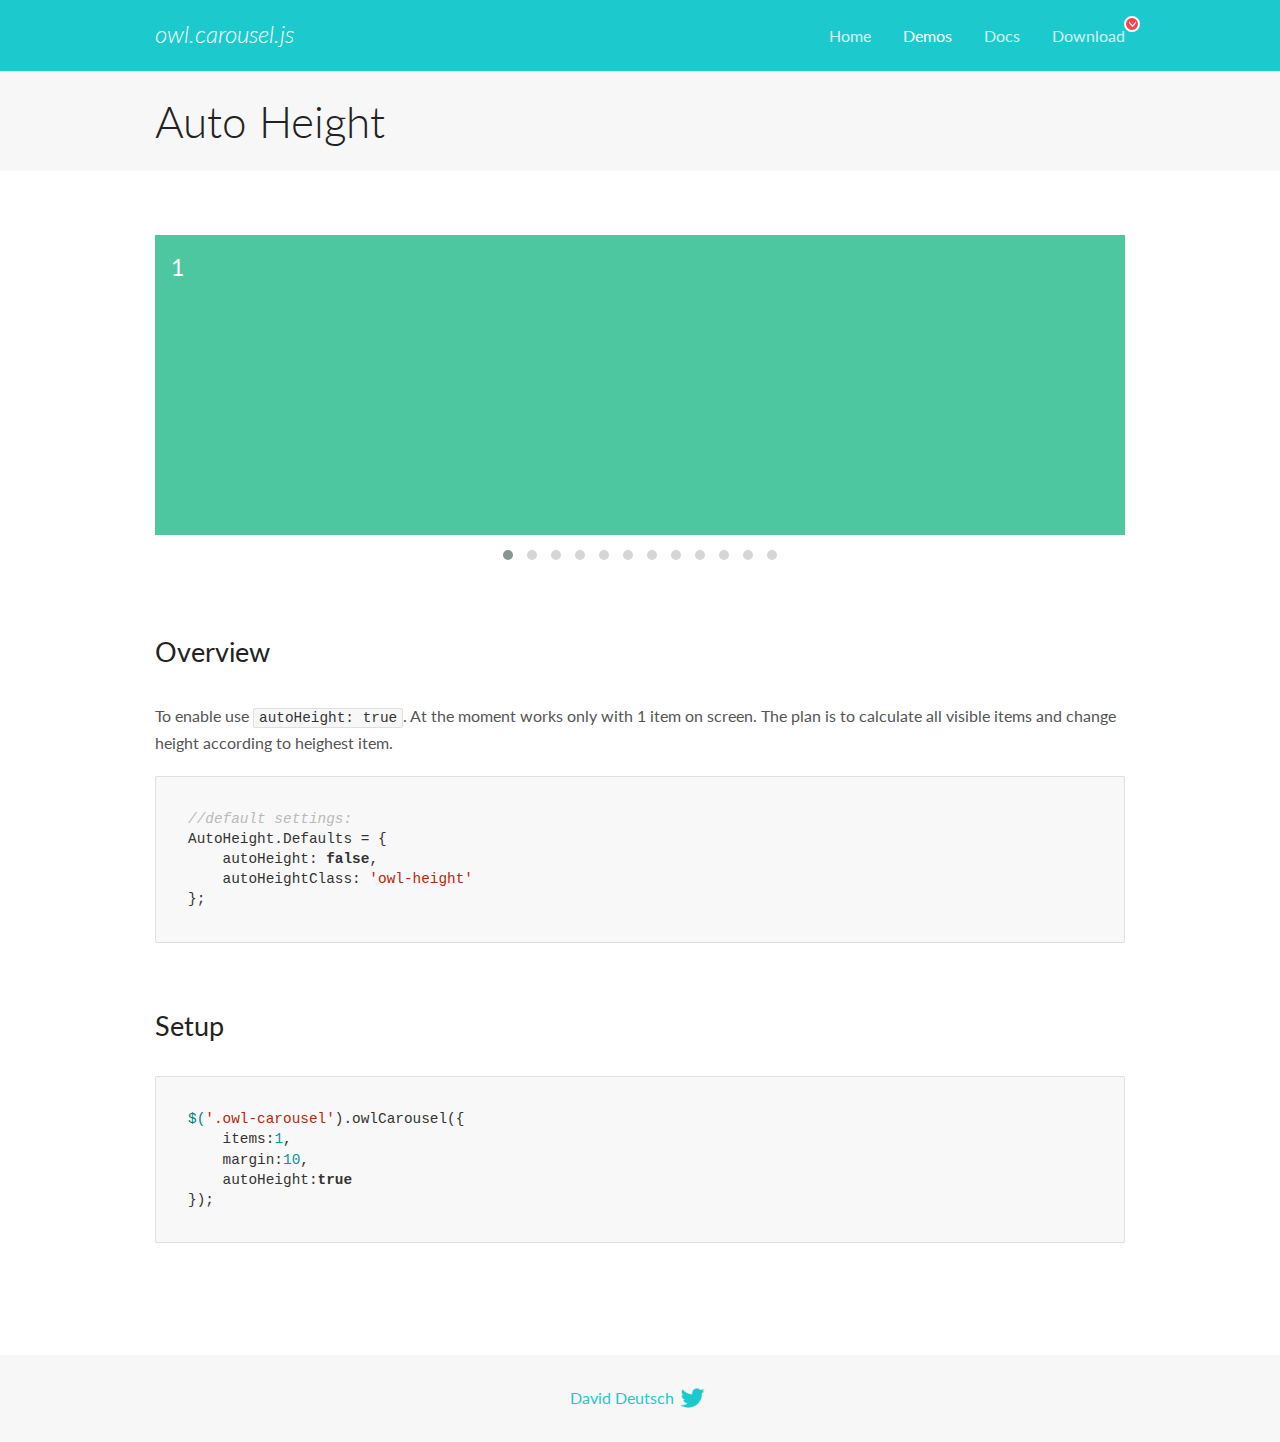
<file: plugins/OwlCarousel2-2.3.4/docs/demos/autoheight.html>
<!DOCTYPE html>
<html lang="en">
  <head>

    <!-- head -->
    <meta charset="utf-8">
    <meta name="msapplication-tap-highlight" content="no" />
    <meta name="viewport" content="width=device-width, initial-scale=1.0" />
    <meta name="description" content="autoHeight usage demo">
    <meta name="author" content="David Deutsch">
    <title>
      Auto Height Demo | Owl Carousel | 2.3.4
    </title>

    <!-- Stylesheets -->
    <link href='https://fonts.googleapis.com/css?family=Lato:300,400,700,400italic,300italic' rel='stylesheet' type='text/css'>
    <link rel="stylesheet" href="../assets/css/docs.theme.min.css">

    <!-- Owl Stylesheets -->
    <link rel="stylesheet" href="../assets/owlcarousel/assets/owl.carousel.min.css">
    <link rel="stylesheet" href="../assets/owlcarousel/assets/owl.theme.default.min.css">

    <!-- HTML5 shim and Respond.js IE8 support of HTML5 elements and media queries -->

    <!--[if lt IE 9]>
      <script src="https://oss.maxcdn.com/libs/html5shiv/3.7.0/html5shiv.js"></script>
      <script src="https://oss.maxcdn.com/libs/respond.js/1.3.0/respond.min.js"></script>
    <![endif]-->

    <!-- Favicons -->
    <link rel="apple-touch-icon-precomposed" sizes="144x144" href="../assets/ico/apple-touch-icon-144-precomposed.png">
    <link rel="shortcut icon" href="../assets/ico/favicon.png">
    <link rel="shortcut icon" href="favicon.ico">

    <!-- Yeah i know js should not be in header. Its required for demos.-->

    <!-- javascript -->
    <script src="../assets/vendors/jquery.min.js"></script>
    <script src="../assets/owlcarousel/owl.carousel.js"></script>
  </head>
  <body>

    <!-- header -->
    <header class="header">
      <div class="row">
        <div class="large-12 columns">
          <div class="brand left">
            <h3>
              <a href="/OwlCarousel2/">owl.carousel.js</a> 
            </h3>
          </div>
          <a id="toggle-nav" class="right">
            <span></span> <span></span> <span></span> 
          </a> 
          <div class="nav-bar">
            <ul class="clearfix">
              <li> <a href="/OwlCarousel2/index.html">Home</a>  </li>
              <li class="active">
                <a href="/OwlCarousel2/demos/demos.html">Demos</a> 
              </li>
              <li> <a href="/OwlCarousel2/docs/started-welcome.html">Docs</a>  </li>
              <li>
                <a href="https://github.com/OwlCarousel2/OwlCarousel2/archive/2.3.4.zip">Download</a> 
                <span class="download"></span> 
              </li>
            </ul>
          </div>
        </div>
      </div>
    </header>

    <!-- title -->
    <section class="title">
      <div class="row">
        <div class="large-12 columns">
          <h1>Auto Height</h1>
        </div>
      </div>
    </section>

    <!--  Demos -->
    <section id="demos">
      <div class="row">
        <div class="large-12 columns">
          <div class="owl-carousel owl-theme">
            <div class="item" style="height:300px">
              <h4>1</h4>
            </div>
            <div class="item" style="height:100px">
              <h4>2</h4>
            </div>
            <div class="item" style="height:500px">
              <h4>3</h4>
            </div>
            <div class="item" style="height:250px">
              <h4>4</h4>
            </div>
            <div class="item" style="height:400px">
              <h4>5</h4>
            </div>
            <div class="item" style="height:500px">
              <h4>6</h4>
            </div>
            <div class="item" style="height:600px">
              <h4>7</h4>
            </div>
            <div class="item" style="height:400px">
              <h4>8</h4>
            </div>
            <div class="item" style="height:300px">
              <h4>9</h4>
            </div>
            <div class="item" style="height:350px">
              <h4>10</h4>
            </div>
            <div class="item" style="height:200px">
              <h4>11</h4>
            </div>
            <div class="item" style="height:150px">
              <h4>12</h4>
            </div>
          </div>
          <h3 id="overview">Overview</h3>
          <p>To enable use <code>autoHeight: true</code>. At the moment works only with 1 item on screen. The plan is to calculate all visible items and change height according to heighest item.</p>
          <pre><code>//default settings:
AutoHeight.Defaults = {
    autoHeight: false,
    autoHeightClass: &#39;owl-height&#39;
};</code></pre>
          <h3 id="setup">Setup</h3>
          <pre><code>$(&#39;.owl-carousel&#39;).owlCarousel({
    items:1,
    margin:10,
    autoHeight:true
});</code></pre>
          <script>
            $(document).ready(function() {
              $('.owl-carousel').owlCarousel({
                items: 1,
                margin: 10,
                autoHeight: true
              });
            })
          </script>
        </div>
      </div>
    </section>

    <!-- footer -->
    <footer class="footer">
      <div class="row">
        <div class="large-12 columns">
          <h5>
            <a href="/OwlCarousel2/docs/support-contact.html">David Deutsch</a> 
            <a id="custom-tweet-button" href="https://twitter.com/share?url=https://github.com/OwlCarousel2/OwlCarousel2&text=Owl Carousel - This is so awesome! " target="_blank"></a> 
          </h5>
        </div>
      </div>
    </footer>

    <!-- vendors -->
    <script src="../assets/vendors/highlight.js"></script>
    <script src="../assets/js/app.js"></script>
  </body>
</html>
</file>
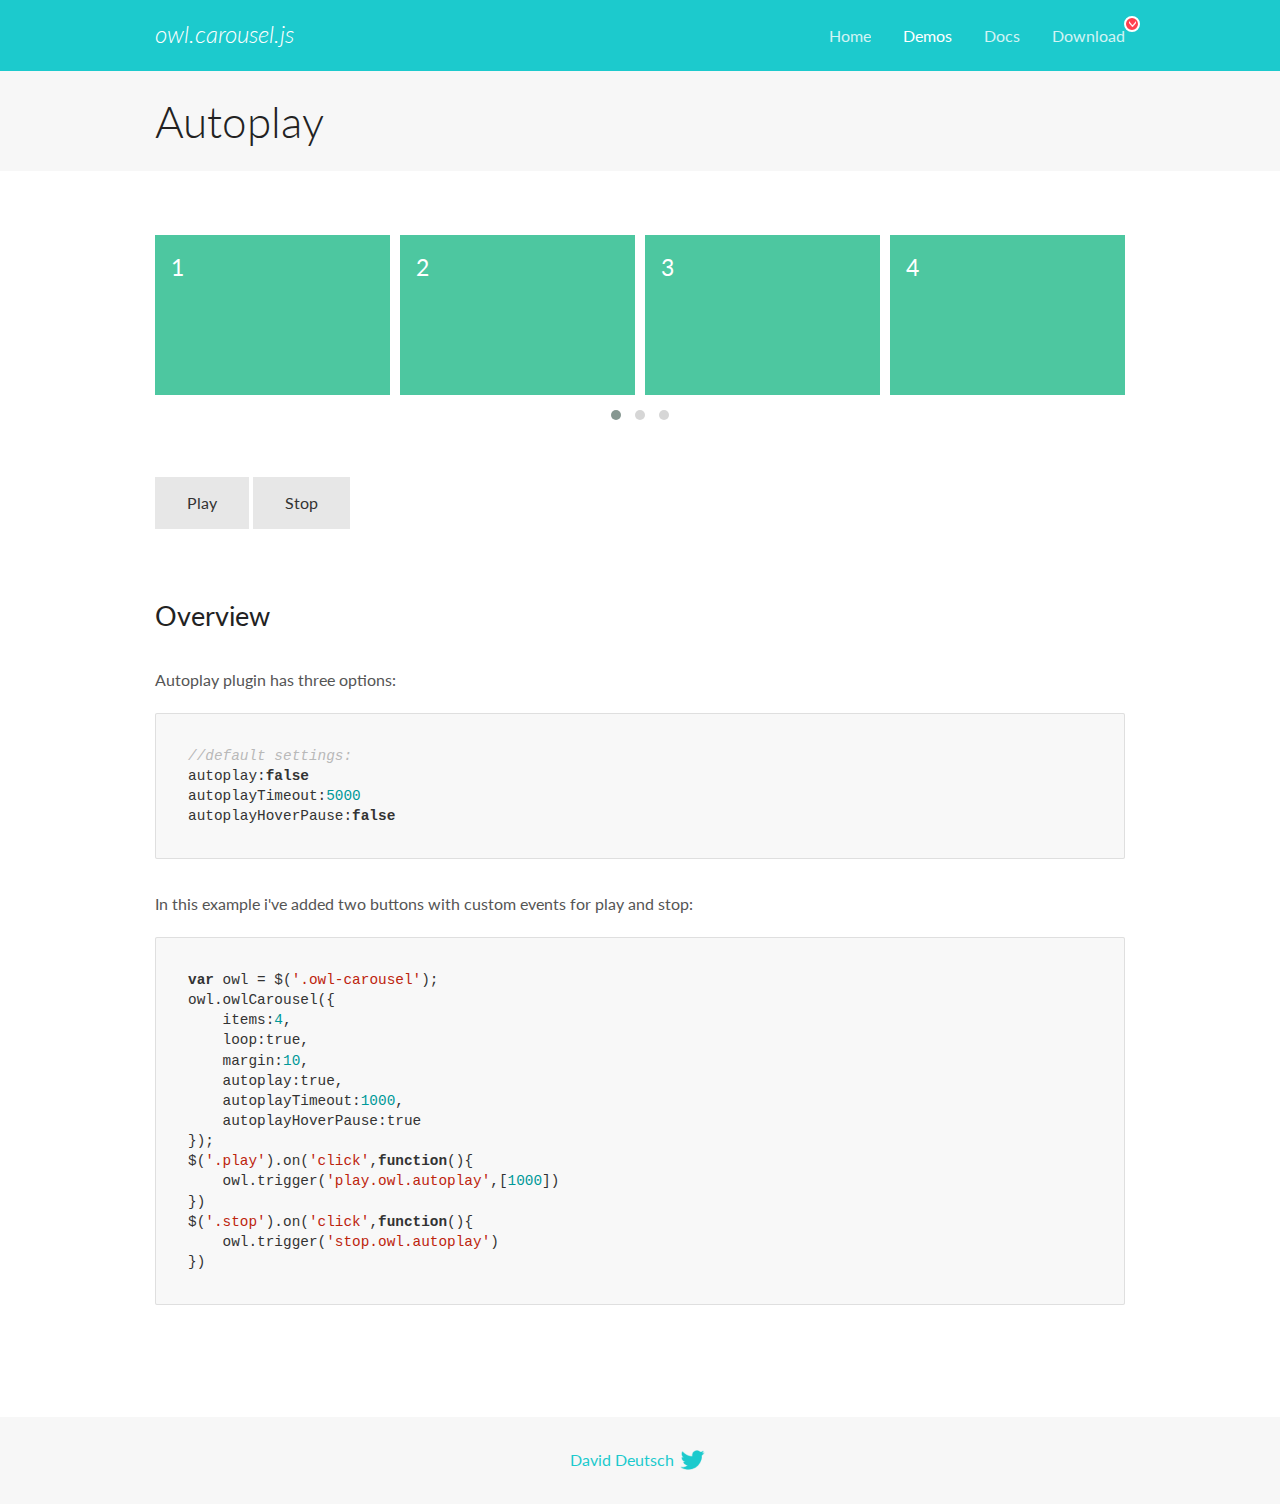
<file: plugins/OwlCarousel2-2.3.4/docs/demos/autoplay.html>
<!DOCTYPE html>
<html lang="en">
  <head>

    <!-- head -->
    <meta charset="utf-8">
    <meta name="msapplication-tap-highlight" content="no" />
    <meta name="viewport" content="width=device-width, initial-scale=1.0" />
    <meta name="description" content="Autoplay usage demo">
    <meta name="author" content="David Deutsch">
    <title>
      Autoplay Demo | Owl Carousel | 2.3.4
    </title>

    <!-- Stylesheets -->
    <link href='https://fonts.googleapis.com/css?family=Lato:300,400,700,400italic,300italic' rel='stylesheet' type='text/css'>
    <link rel="stylesheet" href="../assets/css/docs.theme.min.css">

    <!-- Owl Stylesheets -->
    <link rel="stylesheet" href="../assets/owlcarousel/assets/owl.carousel.min.css">
    <link rel="stylesheet" href="../assets/owlcarousel/assets/owl.theme.default.min.css">

    <!-- HTML5 shim and Respond.js IE8 support of HTML5 elements and media queries -->

    <!--[if lt IE 9]>
      <script src="https://oss.maxcdn.com/libs/html5shiv/3.7.0/html5shiv.js"></script>
      <script src="https://oss.maxcdn.com/libs/respond.js/1.3.0/respond.min.js"></script>
    <![endif]-->

    <!-- Favicons -->
    <link rel="apple-touch-icon-precomposed" sizes="144x144" href="../assets/ico/apple-touch-icon-144-precomposed.png">
    <link rel="shortcut icon" href="../assets/ico/favicon.png">
    <link rel="shortcut icon" href="favicon.ico">

    <!-- Yeah i know js should not be in header. Its required for demos.-->

    <!-- javascript -->
    <script src="../assets/vendors/jquery.min.js"></script>
    <script src="../assets/owlcarousel/owl.carousel.js"></script>
  </head>
  <body>

    <!-- header -->
    <header class="header">
      <div class="row">
        <div class="large-12 columns">
          <div class="brand left">
            <h3>
              <a href="/OwlCarousel2/">owl.carousel.js</a> 
            </h3>
          </div>
          <a id="toggle-nav" class="right">
            <span></span> <span></span> <span></span> 
          </a> 
          <div class="nav-bar">
            <ul class="clearfix">
              <li> <a href="/OwlCarousel2/index.html">Home</a>  </li>
              <li class="active">
                <a href="/OwlCarousel2/demos/demos.html">Demos</a> 
              </li>
              <li> <a href="/OwlCarousel2/docs/started-welcome.html">Docs</a>  </li>
              <li>
                <a href="https://github.com/OwlCarousel2/OwlCarousel2/archive/2.3.4.zip">Download</a> 
                <span class="download"></span> 
              </li>
            </ul>
          </div>
        </div>
      </div>
    </header>

    <!-- title -->
    <section class="title">
      <div class="row">
        <div class="large-12 columns">
          <h1>Autoplay</h1>
        </div>
      </div>
    </section>

    <!--  Demos -->
    <section id="demos">
      <div class="row">
        <div class="large-12 columns">
          <div class="owl-carousel owl-theme">
            <div class="item">
              <h4>1</h4>
            </div>
            <div class="item">
              <h4>2</h4>
            </div>
            <div class="item">
              <h4>3</h4>
            </div>
            <div class="item">
              <h4>4</h4>
            </div>
            <div class="item">
              <h4>5</h4>
            </div>
            <div class="item">
              <h4>6</h4>
            </div>
            <div class="item">
              <h4>7</h4>
            </div>
            <div class="item">
              <h4>8</h4>
            </div>
            <div class="item">
              <h4>9</h4>
            </div>
            <div class="item">
              <h4>10</h4>
            </div>
            <div class="item">
              <h4>11</h4>
            </div>
            <div class="item">
              <h4>12</h4>
            </div>
          </div>
          <a class="button secondary play">Play</a> 
          <a class="button secondary stop">Stop</a> 
          <h3 id="overview">Overview</h3>
          <p>Autoplay plugin has three options:</p>
          <pre><code>//default settings:
autoplay:false
autoplayTimeout:5000
autoplayHoverPause:false</code></pre>
          <p>In this example i&#39;ve added two buttons with custom events for play and stop:</p>
          <pre><code>var owl = $(&#39;.owl-carousel&#39;);
owl.owlCarousel({
    items:4,
    loop:true,
    margin:10,
    autoplay:true,
    autoplayTimeout:1000,
    autoplayHoverPause:true
});
$(&#39;.play&#39;).on(&#39;click&#39;,function(){
    owl.trigger(&#39;play.owl.autoplay&#39;,[1000])
})
$(&#39;.stop&#39;).on(&#39;click&#39;,function(){
    owl.trigger(&#39;stop.owl.autoplay&#39;)
})</code></pre>
          <script>
            $(document).ready(function() {
              var owl = $('.owl-carousel');
              owl.owlCarousel({
                items: 4,
                loop: true,
                margin: 10,
                autoplay: true,
                autoplayTimeout: 1000,
                autoplayHoverPause: true
              });
              $('.play').on('click', function() {
                owl.trigger('play.owl.autoplay', [1000])
              })
              $('.stop').on('click', function() {
                owl.trigger('stop.owl.autoplay')
              })
            })
          </script>
        </div>
      </div>
    </section>

    <!-- footer -->
    <footer class="footer">
      <div class="row">
        <div class="large-12 columns">
          <h5>
            <a href="/OwlCarousel2/docs/support-contact.html">David Deutsch</a> 
            <a id="custom-tweet-button" href="https://twitter.com/share?url=https://github.com/OwlCarousel2/OwlCarousel2&text=Owl Carousel - This is so awesome! " target="_blank"></a> 
          </h5>
        </div>
      </div>
    </footer>

    <!-- vendors -->
    <script src="../assets/vendors/highlight.js"></script>
    <script src="../assets/js/app.js"></script>
  </body>
</html>
</file>
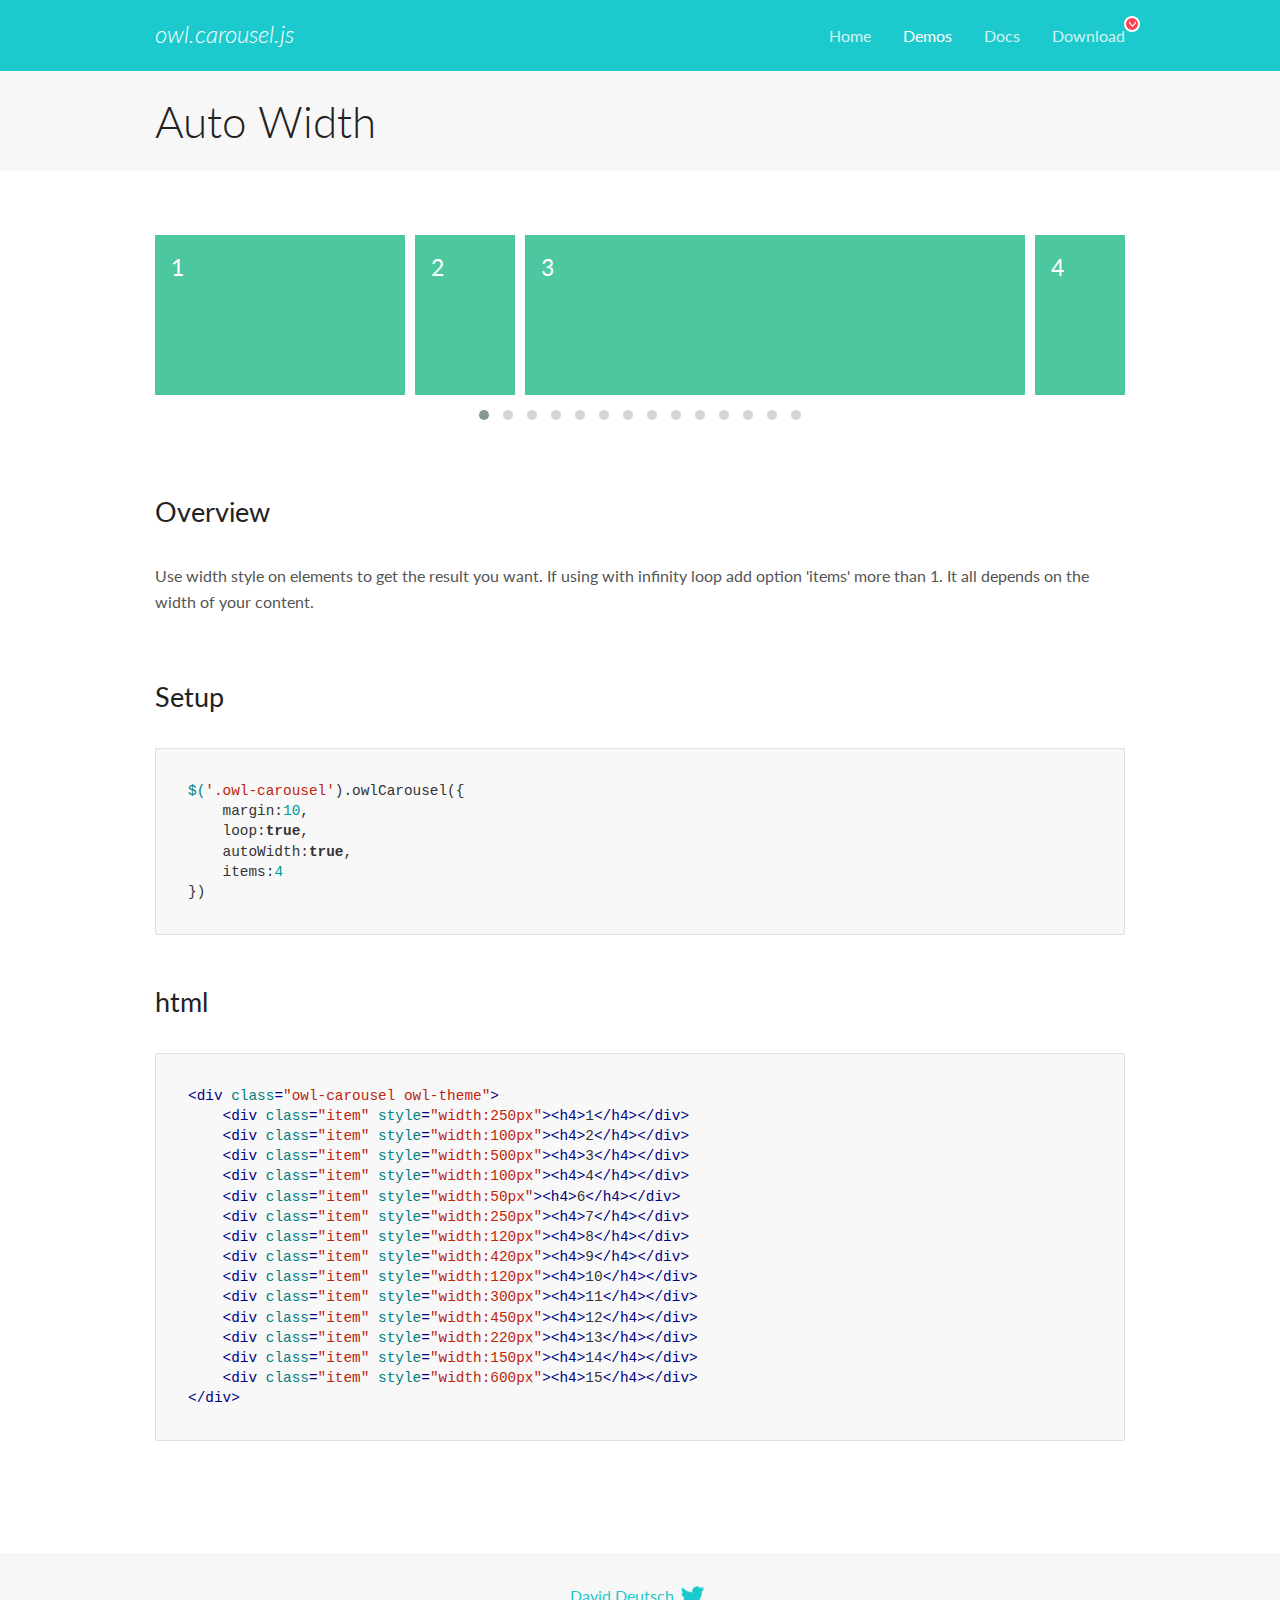
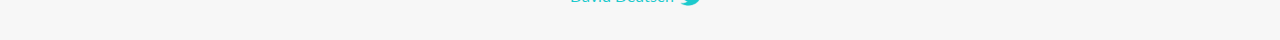
<file: plugins/OwlCarousel2-2.3.4/docs/demos/autowidth.html>
<!DOCTYPE html>
<html lang="en">
  <head>

    <!-- head -->
    <meta charset="utf-8">
    <meta name="msapplication-tap-highlight" content="no" />
    <meta name="viewport" content="width=device-width, initial-scale=1.0" />
    <meta name="description" content="Auto Width">
    <meta name="author" content="David Deutsch">
    <title>
      Auto Width Demo | Owl Carousel | 2.3.4
    </title>

    <!-- Stylesheets -->
    <link href='https://fonts.googleapis.com/css?family=Lato:300,400,700,400italic,300italic' rel='stylesheet' type='text/css'>
    <link rel="stylesheet" href="../assets/css/docs.theme.min.css">

    <!-- Owl Stylesheets -->
    <link rel="stylesheet" href="../assets/owlcarousel/assets/owl.carousel.min.css">
    <link rel="stylesheet" href="../assets/owlcarousel/assets/owl.theme.default.min.css">

    <!-- HTML5 shim and Respond.js IE8 support of HTML5 elements and media queries -->

    <!--[if lt IE 9]>
      <script src="https://oss.maxcdn.com/libs/html5shiv/3.7.0/html5shiv.js"></script>
      <script src="https://oss.maxcdn.com/libs/respond.js/1.3.0/respond.min.js"></script>
    <![endif]-->

    <!-- Favicons -->
    <link rel="apple-touch-icon-precomposed" sizes="144x144" href="../assets/ico/apple-touch-icon-144-precomposed.png">
    <link rel="shortcut icon" href="../assets/ico/favicon.png">
    <link rel="shortcut icon" href="favicon.ico">

    <!-- Yeah i know js should not be in header. Its required for demos.-->

    <!-- javascript -->
    <script src="../assets/vendors/jquery.min.js"></script>
    <script src="../assets/owlcarousel/owl.carousel.js"></script>
  </head>
  <body>

    <!-- header -->
    <header class="header">
      <div class="row">
        <div class="large-12 columns">
          <div class="brand left">
            <h3>
              <a href="/OwlCarousel2/">owl.carousel.js</a> 
            </h3>
          </div>
          <a id="toggle-nav" class="right">
            <span></span> <span></span> <span></span> 
          </a> 
          <div class="nav-bar">
            <ul class="clearfix">
              <li> <a href="/OwlCarousel2/index.html">Home</a>  </li>
              <li class="active">
                <a href="/OwlCarousel2/demos/demos.html">Demos</a> 
              </li>
              <li> <a href="/OwlCarousel2/docs/started-welcome.html">Docs</a>  </li>
              <li>
                <a href="https://github.com/OwlCarousel2/OwlCarousel2/archive/2.3.4.zip">Download</a> 
                <span class="download"></span> 
              </li>
            </ul>
          </div>
        </div>
      </div>
    </header>

    <!-- title -->
    <section class="title">
      <div class="row">
        <div class="large-12 columns">
          <h1>Auto Width</h1>
        </div>
      </div>
    </section>

    <!--  Demos -->
    <section id="demos">
      <div class="row">
        <div class="large-12 columns">
          <div class="owl-carousel owl-theme">
            <div class="item" style="width:250px">
              <h4>1</h4>
            </div>
            <div class="item" style="width:100px">
              <h4>2</h4>
            </div>
            <div class="item" style="width:500px">
              <h4>3</h4>
            </div>
            <div class="item" style="width:100px">
              <h4>4</h4>
            </div>
            <div class="item" style="width:50px">
              <h4>6</h4>
            </div>
            <div class="item" style="width:250px">
              <h4>7</h4>
            </div>
            <div class="item" style="width:120px">
              <h4>8</h4>
            </div>
            <div class="item" style="width:420px">
              <h4>9</h4>
            </div>
            <div class="item" style="width:120px">
              <h4>10</h4>
            </div>
            <div class="item" style="width:300px">
              <h4>11</h4>
            </div>
            <div class="item" style="width:450px">
              <h4>12</h4>
            </div>
            <div class="item" style="width:220px">
              <h4>13</h4>
            </div>
            <div class="item" style="width:150px">
              <h4>14</h4>
            </div>
            <div class="item" style="width:600px">
              <h4>15</h4>
            </div>
          </div>
          <h3 id="overview">Overview</h3>
          <p>Use width style on elements to get the result you want. If using with infinity loop add option &#39;items&#39; more than 1. It all depends on the width of your content.</p>
          <h3 id="setup">Setup</h3>
          <pre><code>$(&#39;.owl-carousel&#39;).owlCarousel({
    margin:10,
    loop:true,
    autoWidth:true,
    items:4
})</code></pre>
          <h3 id="html">html</h3>
          <pre><code>&lt;div class=&quot;owl-carousel owl-theme&quot;&gt;
    &lt;div class=&quot;item&quot; style=&quot;width:250px&quot;&gt;&lt;h4&gt;1&lt;/h4&gt;&lt;/div&gt;
    &lt;div class=&quot;item&quot; style=&quot;width:100px&quot;&gt;&lt;h4&gt;2&lt;/h4&gt;&lt;/div&gt;
    &lt;div class=&quot;item&quot; style=&quot;width:500px&quot;&gt;&lt;h4&gt;3&lt;/h4&gt;&lt;/div&gt;
    &lt;div class=&quot;item&quot; style=&quot;width:100px&quot;&gt;&lt;h4&gt;4&lt;/h4&gt;&lt;/div&gt;
    &lt;div class=&quot;item&quot; style=&quot;width:50px&quot;&gt;&lt;h4&gt;6&lt;/h4&gt;&lt;/div&gt;
    &lt;div class=&quot;item&quot; style=&quot;width:250px&quot;&gt;&lt;h4&gt;7&lt;/h4&gt;&lt;/div&gt;
    &lt;div class=&quot;item&quot; style=&quot;width:120px&quot;&gt;&lt;h4&gt;8&lt;/h4&gt;&lt;/div&gt;
    &lt;div class=&quot;item&quot; style=&quot;width:420px&quot;&gt;&lt;h4&gt;9&lt;/h4&gt;&lt;/div&gt;
    &lt;div class=&quot;item&quot; style=&quot;width:120px&quot;&gt;&lt;h4&gt;10&lt;/h4&gt;&lt;/div&gt;
    &lt;div class=&quot;item&quot; style=&quot;width:300px&quot;&gt;&lt;h4&gt;11&lt;/h4&gt;&lt;/div&gt;
    &lt;div class=&quot;item&quot; style=&quot;width:450px&quot;&gt;&lt;h4&gt;12&lt;/h4&gt;&lt;/div&gt;
    &lt;div class=&quot;item&quot; style=&quot;width:220px&quot;&gt;&lt;h4&gt;13&lt;/h4&gt;&lt;/div&gt;
    &lt;div class=&quot;item&quot; style=&quot;width:150px&quot;&gt;&lt;h4&gt;14&lt;/h4&gt;&lt;/div&gt;
    &lt;div class=&quot;item&quot; style=&quot;width:600px&quot;&gt;&lt;h4&gt;15&lt;/h4&gt;&lt;/div&gt;
&lt;/div&gt;</code></pre>
          <script>
            $(document).ready(function() {
              $('.owl-carousel').owlCarousel({
                margin: 10,
                loop: true,
                autoWidth: true,
                items: 4
              })
            })
          </script>
        </div>
      </div>
    </section>

    <!-- footer -->
    <footer class="footer">
      <div class="row">
        <div class="large-12 columns">
          <h5>
            <a href="/OwlCarousel2/docs/support-contact.html">David Deutsch</a> 
            <a id="custom-tweet-button" href="https://twitter.com/share?url=https://github.com/OwlCarousel2/OwlCarousel2&text=Owl Carousel - This is so awesome! " target="_blank"></a> 
          </h5>
        </div>
      </div>
    </footer>

    <!-- vendors -->
    <script src="../assets/vendors/highlight.js"></script>
    <script src="../assets/js/app.js"></script>
  </body>
</html>
</file>
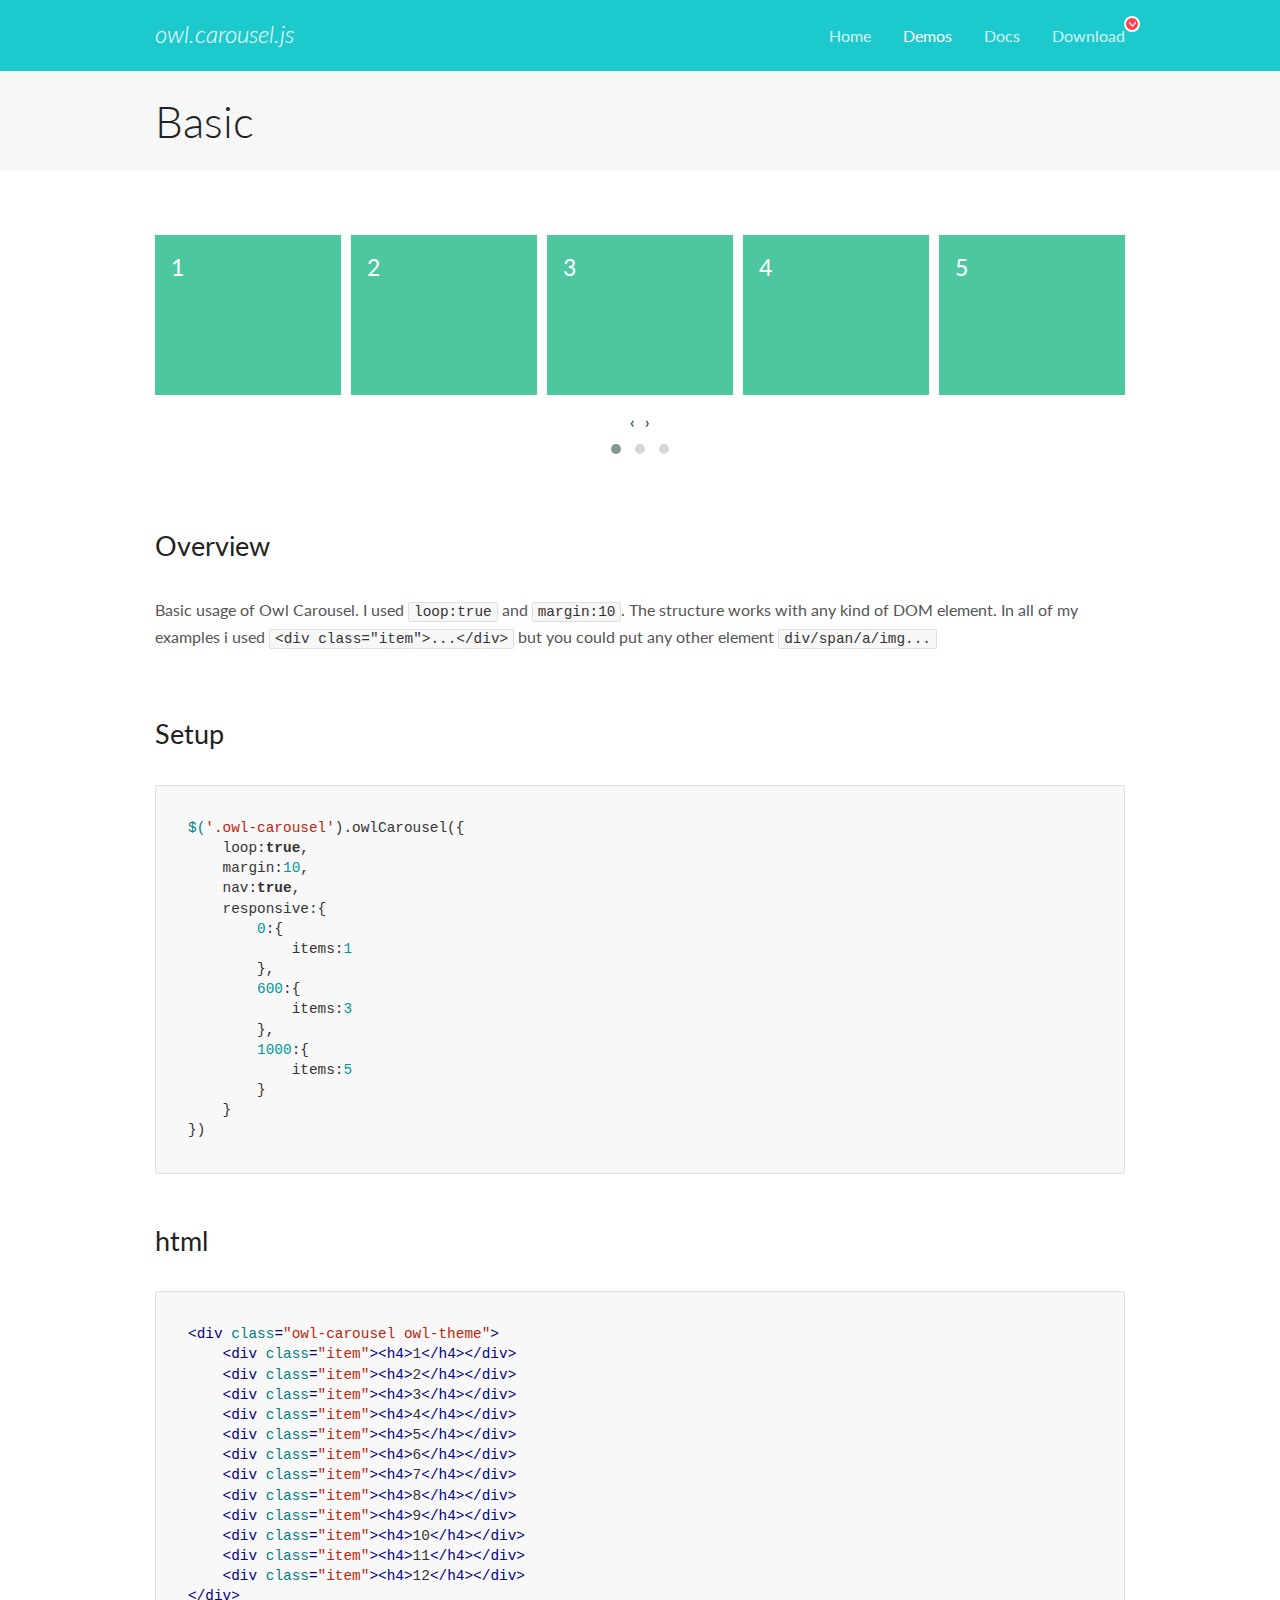
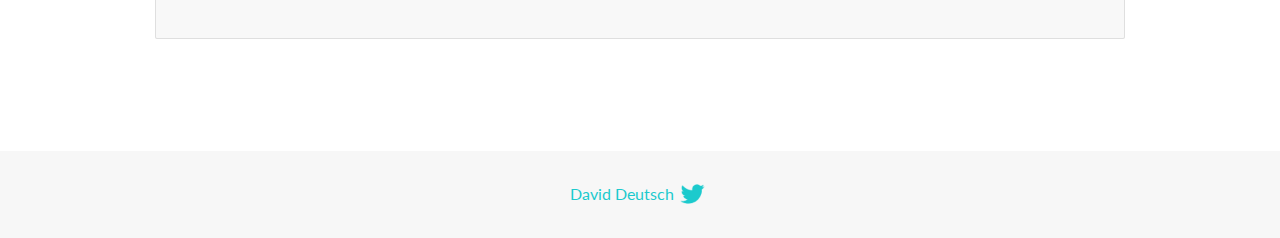
<file: plugins/OwlCarousel2-2.3.4/docs/demos/basic.html>
<!DOCTYPE html>
<html lang="en">
  <head>

    <!-- head -->
    <meta charset="utf-8">
    <meta name="msapplication-tap-highlight" content="no" />
    <meta name="viewport" content="width=device-width, initial-scale=1.0" />
    <meta name="description" content="Basic usage demo">
    <meta name="author" content="David Deutsch">
    <title>
      Basic Demo | Owl Carousel | 2.3.4
    </title>

    <!-- Stylesheets -->
    <link href='https://fonts.googleapis.com/css?family=Lato:300,400,700,400italic,300italic' rel='stylesheet' type='text/css'>
    <link rel="stylesheet" href="../assets/css/docs.theme.min.css">

    <!-- Owl Stylesheets -->
    <link rel="stylesheet" href="../assets/owlcarousel/assets/owl.carousel.min.css">
    <link rel="stylesheet" href="../assets/owlcarousel/assets/owl.theme.default.min.css">

    <!-- HTML5 shim and Respond.js IE8 support of HTML5 elements and media queries -->

    <!--[if lt IE 9]>
      <script src="https://oss.maxcdn.com/libs/html5shiv/3.7.0/html5shiv.js"></script>
      <script src="https://oss.maxcdn.com/libs/respond.js/1.3.0/respond.min.js"></script>
    <![endif]-->

    <!-- Favicons -->
    <link rel="apple-touch-icon-precomposed" sizes="144x144" href="../assets/ico/apple-touch-icon-144-precomposed.png">
    <link rel="shortcut icon" href="../assets/ico/favicon.png">
    <link rel="shortcut icon" href="favicon.ico">

    <!-- Yeah i know js should not be in header. Its required for demos.-->

    <!-- javascript -->
    <script src="../assets/vendors/jquery.min.js"></script>
    <script src="../assets/owlcarousel/owl.carousel.js"></script>
  </head>
  <body>

    <!-- header -->
    <header class="header">
      <div class="row">
        <div class="large-12 columns">
          <div class="brand left">
            <h3>
              <a href="/OwlCarousel2/">owl.carousel.js</a> 
            </h3>
          </div>
          <a id="toggle-nav" class="right">
            <span></span> <span></span> <span></span> 
          </a> 
          <div class="nav-bar">
            <ul class="clearfix">
              <li> <a href="/OwlCarousel2/index.html">Home</a>  </li>
              <li class="active">
                <a href="/OwlCarousel2/demos/demos.html">Demos</a> 
              </li>
              <li> <a href="/OwlCarousel2/docs/started-welcome.html">Docs</a>  </li>
              <li>
                <a href="https://github.com/OwlCarousel2/OwlCarousel2/archive/2.3.4.zip">Download</a> 
                <span class="download"></span> 
              </li>
            </ul>
          </div>
        </div>
      </div>
    </header>

    <!-- title -->
    <section class="title">
      <div class="row">
        <div class="large-12 columns">
          <h1>Basic</h1>
        </div>
      </div>
    </section>

    <!--  Demos -->
    <section id="demos">
      <div class="row">
        <div class="large-12 columns">
          <div class="owl-carousel owl-theme">
            <div class="item">
              <h4>1</h4>
            </div>
            <div class="item">
              <h4>2</h4>
            </div>
            <div class="item">
              <h4>3</h4>
            </div>
            <div class="item">
              <h4>4</h4>
            </div>
            <div class="item">
              <h4>5</h4>
            </div>
            <div class="item">
              <h4>6</h4>
            </div>
            <div class="item">
              <h4>7</h4>
            </div>
            <div class="item">
              <h4>8</h4>
            </div>
            <div class="item">
              <h4>9</h4>
            </div>
            <div class="item">
              <h4>10</h4>
            </div>
            <div class="item">
              <h4>11</h4>
            </div>
            <div class="item">
              <h4>12</h4>
            </div>
          </div>
          <h3 id="overview">Overview</h3>
          <p>Basic usage of Owl Carousel. I used <code>loop:true</code> and <code>margin:10</code>. The structure works with any kind of DOM element. In all of my examples i used <code>&lt;div class=&quot;item&quot;&gt;...&lt;/div&gt;</code> but you could
            put any other element <code>div/span/a/img...</code></p>
          <h3 id="setup">Setup</h3>
          <pre><code>$(&#39;.owl-carousel&#39;).owlCarousel({
    loop:true,
    margin:10,
    nav:true,
    responsive:{
        0:{
            items:1
        },
        600:{
            items:3
        },
        1000:{
            items:5
        }
    }
})</code></pre>
          <h3 id="html">html</h3>
          <pre><code>&lt;div class=&quot;owl-carousel owl-theme&quot;&gt;
    &lt;div class=&quot;item&quot;&gt;&lt;h4&gt;1&lt;/h4&gt;&lt;/div&gt;
    &lt;div class=&quot;item&quot;&gt;&lt;h4&gt;2&lt;/h4&gt;&lt;/div&gt;
    &lt;div class=&quot;item&quot;&gt;&lt;h4&gt;3&lt;/h4&gt;&lt;/div&gt;
    &lt;div class=&quot;item&quot;&gt;&lt;h4&gt;4&lt;/h4&gt;&lt;/div&gt;
    &lt;div class=&quot;item&quot;&gt;&lt;h4&gt;5&lt;/h4&gt;&lt;/div&gt;
    &lt;div class=&quot;item&quot;&gt;&lt;h4&gt;6&lt;/h4&gt;&lt;/div&gt;
    &lt;div class=&quot;item&quot;&gt;&lt;h4&gt;7&lt;/h4&gt;&lt;/div&gt;
    &lt;div class=&quot;item&quot;&gt;&lt;h4&gt;8&lt;/h4&gt;&lt;/div&gt;
    &lt;div class=&quot;item&quot;&gt;&lt;h4&gt;9&lt;/h4&gt;&lt;/div&gt;
    &lt;div class=&quot;item&quot;&gt;&lt;h4&gt;10&lt;/h4&gt;&lt;/div&gt;
    &lt;div class=&quot;item&quot;&gt;&lt;h4&gt;11&lt;/h4&gt;&lt;/div&gt;
    &lt;div class=&quot;item&quot;&gt;&lt;h4&gt;12&lt;/h4&gt;&lt;/div&gt;
&lt;/div&gt;</code></pre>
          <script>
            $(document).ready(function() {
              var owl = $('.owl-carousel');
              owl.owlCarousel({
                margin: 10,
                nav: true,
                loop: true,
                responsive: {
                  0: {
                    items: 1
                  },
                  600: {
                    items: 3
                  },
                  1000: {
                    items: 5
                  }
                }
              })
            })
          </script>
        </div>
      </div>
    </section>

    <!-- footer -->
    <footer class="footer">
      <div class="row">
        <div class="large-12 columns">
          <h5>
            <a href="/OwlCarousel2/docs/support-contact.html">David Deutsch</a> 
            <a id="custom-tweet-button" href="https://twitter.com/share?url=https://github.com/OwlCarousel2/OwlCarousel2&text=Owl Carousel - This is so awesome! " target="_blank"></a> 
          </h5>
        </div>
      </div>
    </footer>

    <!-- vendors -->
    <script src="../assets/vendors/highlight.js"></script>
    <script src="../assets/js/app.js"></script>
  </body>
</html>
</file>
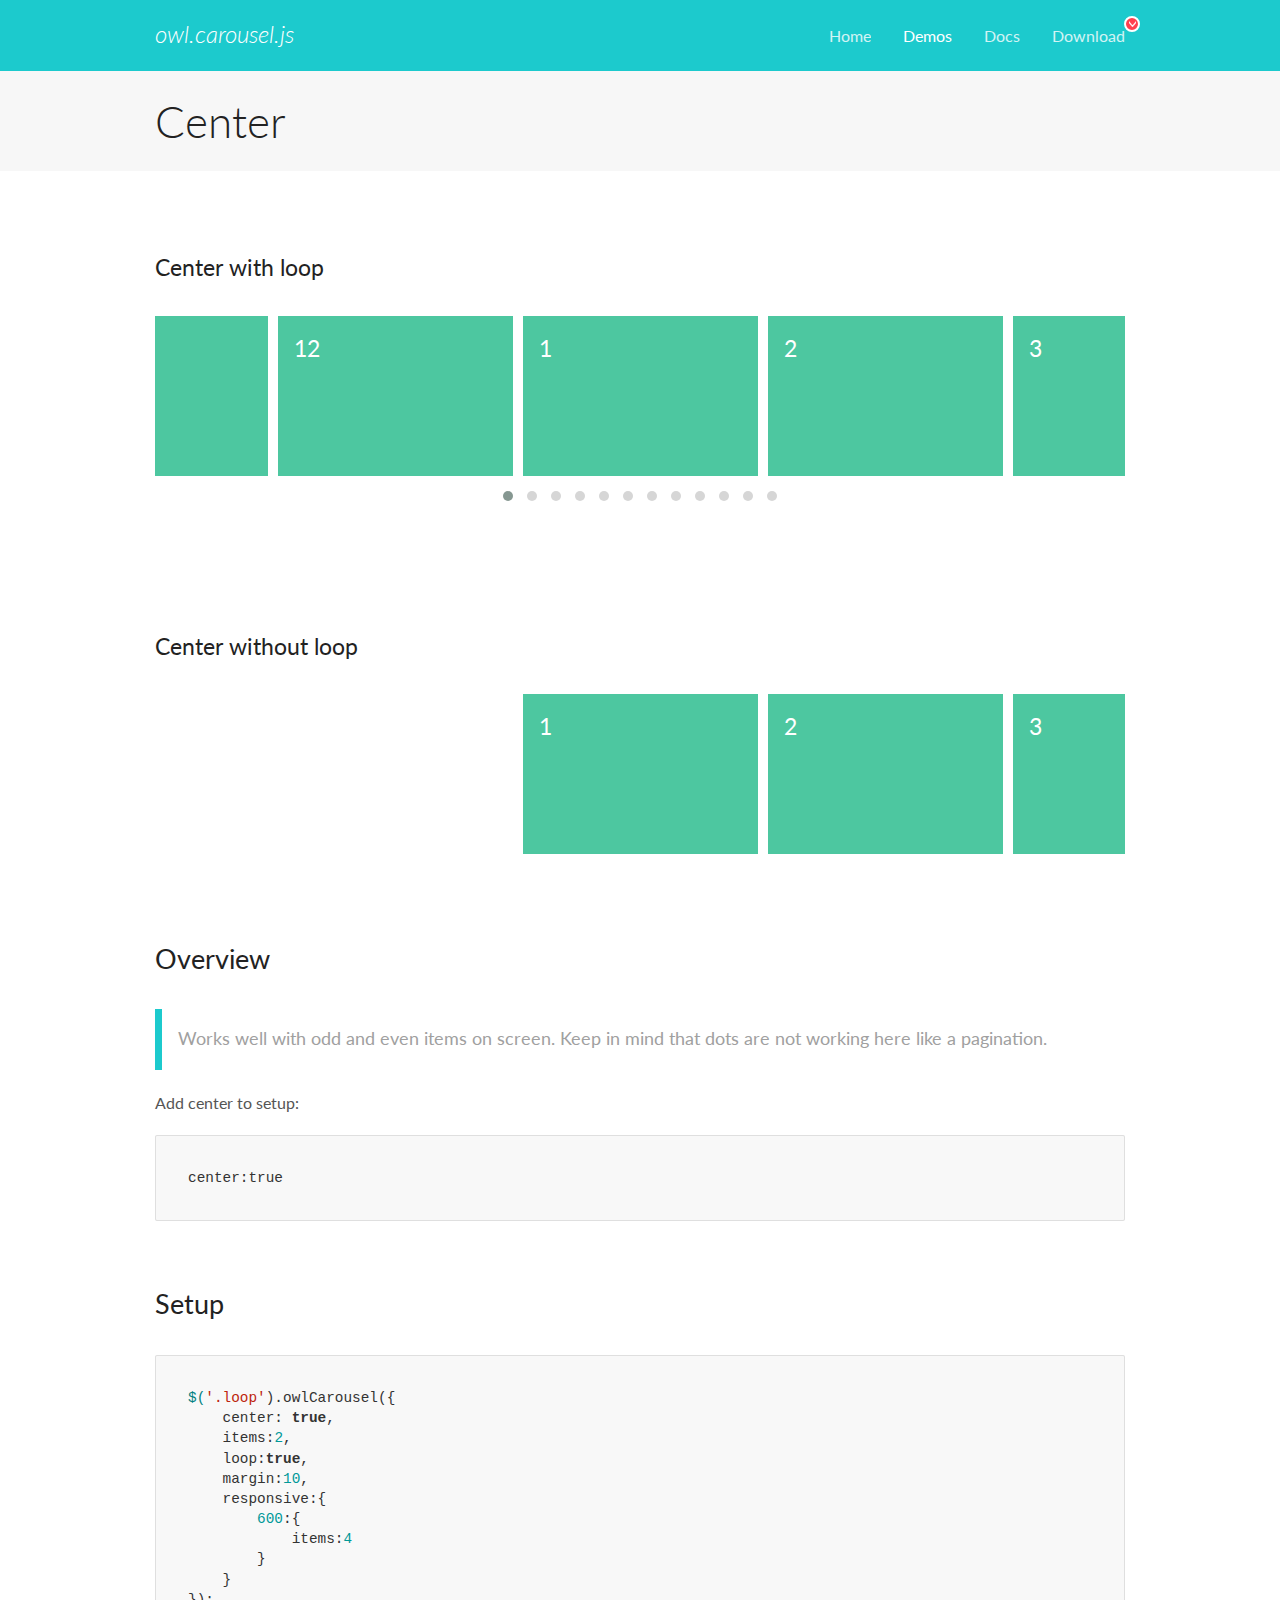
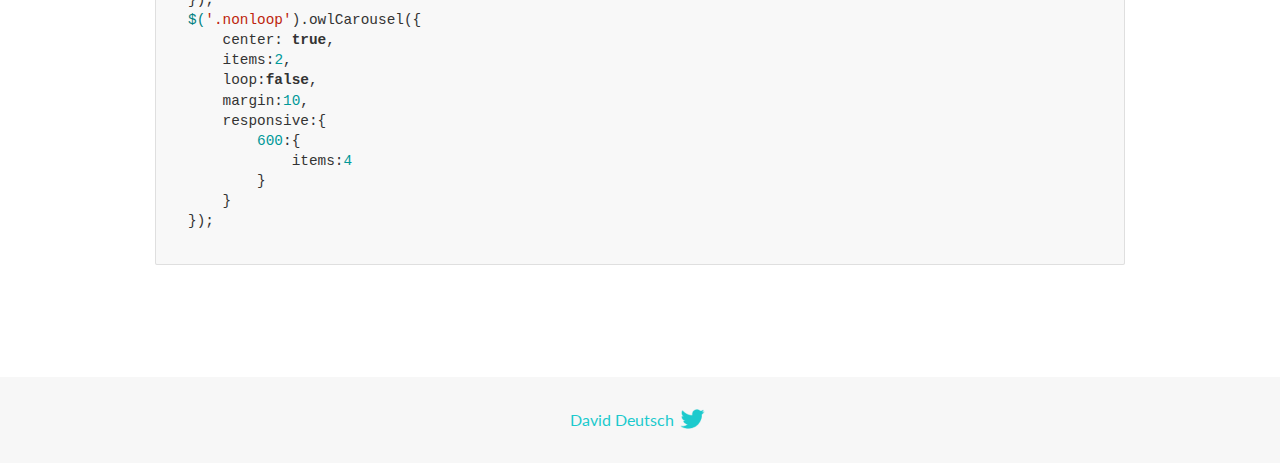
<file: plugins/OwlCarousel2-2.3.4/docs/demos/center.html>
<!DOCTYPE html>
<html lang="en">
  <head>

    <!-- head -->
    <meta charset="utf-8">
    <meta name="msapplication-tap-highlight" content="no" />
    <meta name="viewport" content="width=device-width, initial-scale=1.0" />
    <meta name="description" content="Center carousel">
    <meta name="author" content="David Deutsch">
    <title>
      Center Demo | Owl Carousel | 2.3.4
    </title>

    <!-- Stylesheets -->
    <link href='https://fonts.googleapis.com/css?family=Lato:300,400,700,400italic,300italic' rel='stylesheet' type='text/css'>
    <link rel="stylesheet" href="../assets/css/docs.theme.min.css">

    <!-- Owl Stylesheets -->
    <link rel="stylesheet" href="../assets/owlcarousel/assets/owl.carousel.min.css">
    <link rel="stylesheet" href="../assets/owlcarousel/assets/owl.theme.default.min.css">

    <!-- HTML5 shim and Respond.js IE8 support of HTML5 elements and media queries -->

    <!--[if lt IE 9]>
      <script src="https://oss.maxcdn.com/libs/html5shiv/3.7.0/html5shiv.js"></script>
      <script src="https://oss.maxcdn.com/libs/respond.js/1.3.0/respond.min.js"></script>
    <![endif]-->

    <!-- Favicons -->
    <link rel="apple-touch-icon-precomposed" sizes="144x144" href="../assets/ico/apple-touch-icon-144-precomposed.png">
    <link rel="shortcut icon" href="../assets/ico/favicon.png">
    <link rel="shortcut icon" href="favicon.ico">

    <!-- Yeah i know js should not be in header. Its required for demos.-->

    <!-- javascript -->
    <script src="../assets/vendors/jquery.min.js"></script>
    <script src="../assets/owlcarousel/owl.carousel.js"></script>
  </head>
  <body>

    <!-- header -->
    <header class="header">
      <div class="row">
        <div class="large-12 columns">
          <div class="brand left">
            <h3>
              <a href="/OwlCarousel2/">owl.carousel.js</a> 
            </h3>
          </div>
          <a id="toggle-nav" class="right">
            <span></span> <span></span> <span></span> 
          </a> 
          <div class="nav-bar">
            <ul class="clearfix">
              <li> <a href="/OwlCarousel2/index.html">Home</a>  </li>
              <li class="active">
                <a href="/OwlCarousel2/demos/demos.html">Demos</a> 
              </li>
              <li> <a href="/OwlCarousel2/docs/started-welcome.html">Docs</a>  </li>
              <li>
                <a href="https://github.com/OwlCarousel2/OwlCarousel2/archive/2.3.4.zip">Download</a> 
                <span class="download"></span> 
              </li>
            </ul>
          </div>
        </div>
      </div>
    </header>

    <!-- title -->
    <section class="title">
      <div class="row">
        <div class="large-12 columns">
          <h1>Center</h1>
        </div>
      </div>
    </section>

    <!--  Demos -->
    <section id="demos">
      <div class="row">
        <div class="large-12 columns">
          <h4 id="center-with-loop">Center with loop</h4>
          <div class="loop owl-carousel owl-theme">
            <div class="item">
              <h4>1</h4>
            </div>
            <div class="item">
              <h4>2</h4>
            </div>
            <div class="item">
              <h4>3</h4>
            </div>
            <div class="item">
              <h4>4</h4>
            </div>
            <div class="item">
              <h4>5</h4>
            </div>
            <div class="item">
              <h4>6</h4>
            </div>
            <div class="item">
              <h4>7</h4>
            </div>
            <div class="item">
              <h4>8</h4>
            </div>
            <div class="item">
              <h4>9</h4>
            </div>
            <div class="item">
              <h4>10</h4>
            </div>
            <div class="item">
              <h4>11</h4>
            </div>
            <div class="item">
              <h4>12</h4>
            </div>
          </div>
          <br>
          <h4 id="center-without-loop">Center without loop</h4>
          <div class="nonloop owl-carousel">
            <div class="item">
              <h4>1</h4>
            </div>
            <div class="item">
              <h4>2</h4>
            </div>
            <div class="item">
              <h4>3</h4>
            </div>
            <div class="item">
              <h4>4</h4>
            </div>
            <div class="item">
              <h4>5</h4>
            </div>
            <div class="item">
              <h4>6</h4>
            </div>
            <div class="item">
              <h4>7</h4>
            </div>
            <div class="item">
              <h4>8</h4>
            </div>
            <div class="item">
              <h4>9</h4>
            </div>
            <div class="item">
              <h4>10</h4>
            </div>
            <div class="item">
              <h4>11</h4>
            </div>
            <div class="item">
              <h4>12</h4>
            </div>
          </div>
          <h3 id="overview">Overview</h3>
          <blockquote>
            <p>Works well with odd and even items on screen. Keep in mind that dots are not working here like a pagination.</p>
          </blockquote>
          <p>Add center to setup:</p>
          <pre><code>center:true</code></pre>
          <h3 id="setup">Setup</h3>
          <pre><code>$(&#39;.loop&#39;).owlCarousel({
    center: true,
    items:2,
    loop:true,
    margin:10,
    responsive:{
        600:{
            items:4
        }
    }
});
$(&#39;.nonloop&#39;).owlCarousel({
    center: true,
    items:2,
    loop:false,
    margin:10,
    responsive:{
        600:{
            items:4
        }
    }
});</code></pre>
          <script>
            jQuery(document).ready(function($) {
              $('.loop').owlCarousel({
                center: true,
                items: 2,
                loop: true,
                margin: 10,
                responsive: {
                  600: {
                    items: 4
                  }
                }
              });
              $('.nonloop').owlCarousel({
                center: true,
                items: 2,
                loop: false,
                margin: 10,
                responsive: {
                  600: {
                    items: 4
                  }
                }
              });
            });
          </script>
        </div>
      </div>
    </section>

    <!-- footer -->
    <footer class="footer">
      <div class="row">
        <div class="large-12 columns">
          <h5>
            <a href="/OwlCarousel2/docs/support-contact.html">David Deutsch</a> 
            <a id="custom-tweet-button" href="https://twitter.com/share?url=https://github.com/OwlCarousel2/OwlCarousel2&text=Owl Carousel - This is so awesome! " target="_blank"></a> 
          </h5>
        </div>
      </div>
    </footer>

    <!-- vendors -->
    <script src="../assets/vendors/highlight.js"></script>
    <script src="../assets/js/app.js"></script>
  </body>
</html>
</file>
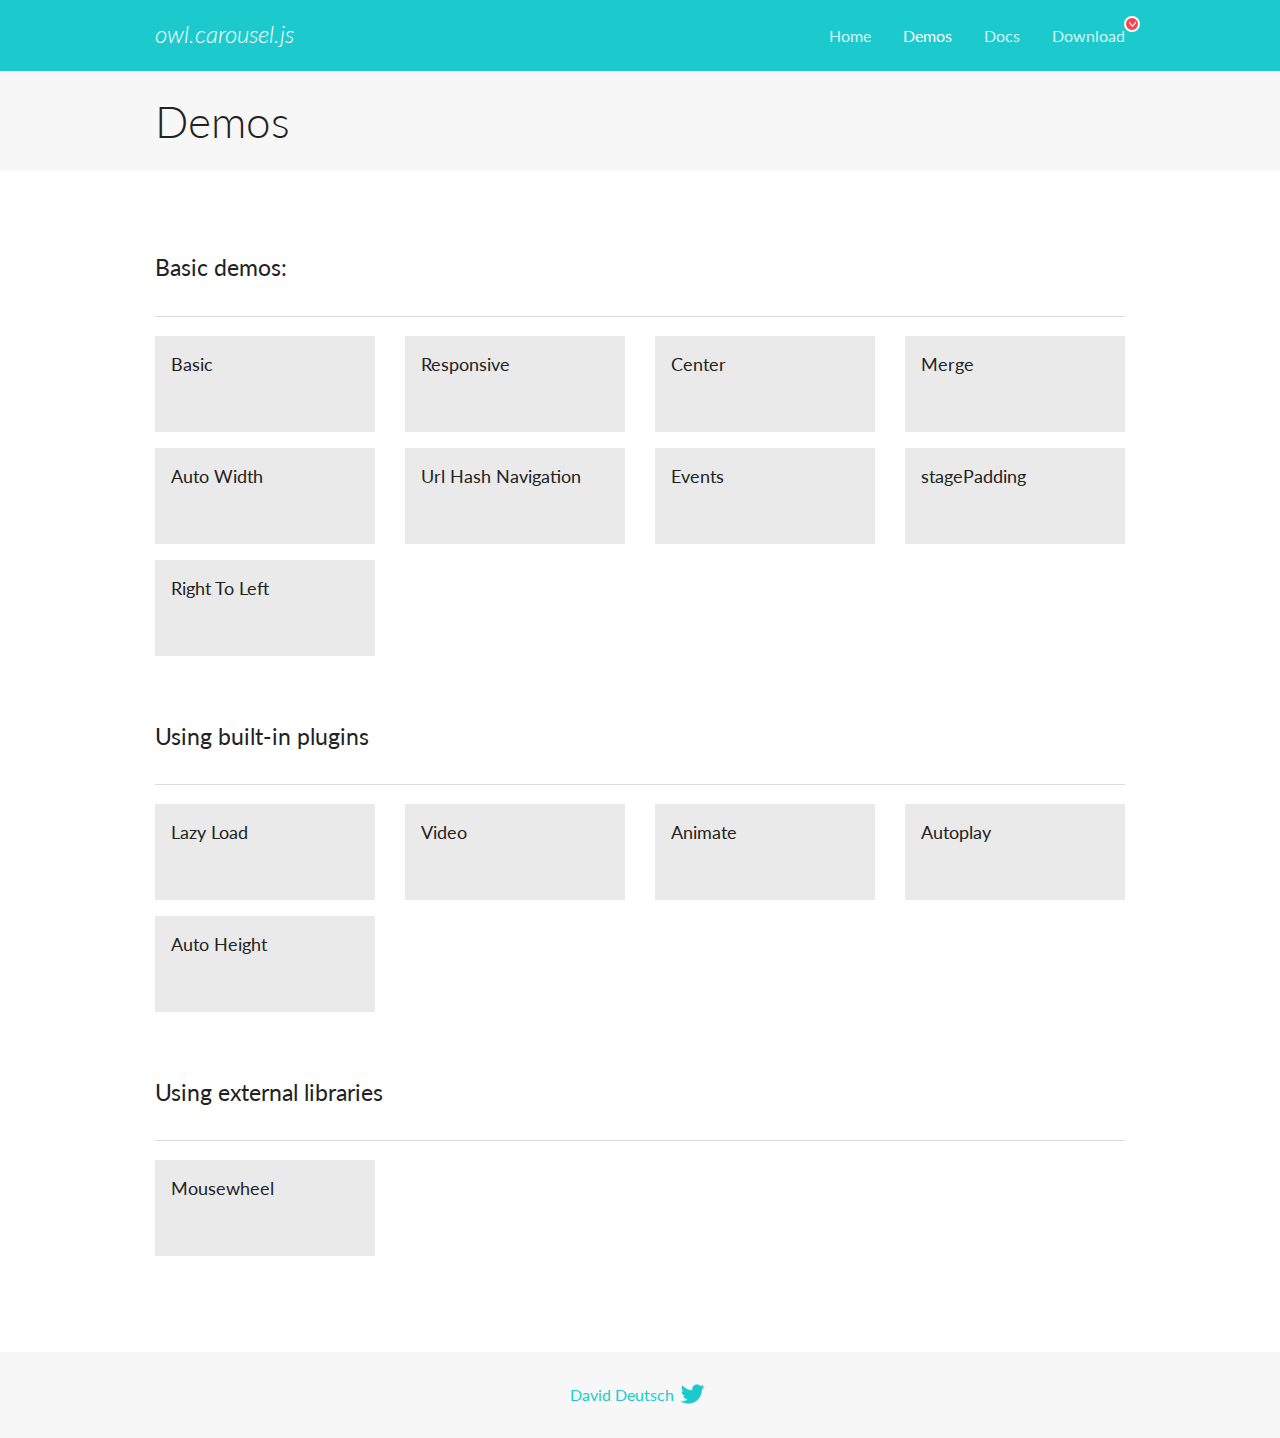
<file: plugins/OwlCarousel2-2.3.4/docs/demos/demos.html>
<!DOCTYPE html>
<html lang="en">
  <head>

    <!-- head -->
    <meta charset="utf-8">
    <meta name="msapplication-tap-highlight" content="no" />
    <meta name="viewport" content="width=device-width, initial-scale=1.0" />
    <meta name="description" content="A list of Owl Carousel examples.">
    <meta name="author" content="David Deutsch">
    <title>
      Demos | Owl Carousel | 2.3.4
    </title>

    <!-- Stylesheets -->
    <link href='https://fonts.googleapis.com/css?family=Lato:300,400,700,400italic,300italic' rel='stylesheet' type='text/css'>
    <link rel="stylesheet" href="../assets/css/docs.theme.min.css">

    <!-- Owl Stylesheets -->
    <link rel="stylesheet" href="../assets/owlcarousel/assets/owl.carousel.min.css">
    <link rel="stylesheet" href="../assets/owlcarousel/assets/owl.theme.default.min.css">

    <!-- HTML5 shim and Respond.js IE8 support of HTML5 elements and media queries -->

    <!--[if lt IE 9]>
      <script src="https://oss.maxcdn.com/libs/html5shiv/3.7.0/html5shiv.js"></script>
      <script src="https://oss.maxcdn.com/libs/respond.js/1.3.0/respond.min.js"></script>
    <![endif]-->

    <!-- Favicons -->
    <link rel="apple-touch-icon-precomposed" sizes="144x144" href="../assets/ico/apple-touch-icon-144-precomposed.png">
    <link rel="shortcut icon" href="../assets/ico/favicon.png">
    <link rel="shortcut icon" href="favicon.ico">

    <!-- Yeah i know js should not be in header. Its required for demos.-->

    <!-- javascript -->
    <script src="../assets/vendors/jquery.min.js"></script>
    <script src="../assets/owlcarousel/owl.carousel.js"></script>
  </head>
  <body>

    <!-- header -->
    <header class="header">
      <div class="row">
        <div class="large-12 columns">
          <div class="brand left">
            <h3>
              <a href="/OwlCarousel2/">owl.carousel.js</a> 
            </h3>
          </div>
          <a id="toggle-nav" class="right">
            <span></span> <span></span> <span></span> 
          </a> 
          <div class="nav-bar">
            <ul class="clearfix">
              <li> <a href="/OwlCarousel2/index.html">Home</a>  </li>
              <li class="active">
                <a href="/OwlCarousel2/demos/demos.html">Demos</a> 
              </li>
              <li> <a href="/OwlCarousel2/docs/started-welcome.html">Docs</a>  </li>
              <li>
                <a href="https://github.com/OwlCarousel2/OwlCarousel2/archive/2.3.4.zip">Download</a> 
                <span class="download"></span> 
              </li>
            </ul>
          </div>
        </div>
      </div>
    </header>

    <!-- title -->
    <section class="title">
      <div class="row">
        <div class="large-12 columns">
          <h1>Demos</h1>
        </div>
      </div>
    </section>

    <!--  Demos -->
    <section id="demos">
      <div class="row">
        <div class="large-12 columns">
          <h4 id="basic-demos-">Basic demos:</h4>
          <hr>
          <div class="demo-list">
            <div class="row">
              <div class="small-6 medium-4 large-3 columns">
                <a href="basic.html" class="demo-block">
                  <h5>Basic </h5>
                </a> 
              </div>
              <div class="small-6 medium-4 large-3 columns">
                <a href="responsive.html" class="demo-block">
                  <h5>Responsive </h5>
                </a> 
              </div>
              <div class="small-6 medium-4 large-3 columns">
                <a href="center.html" class="demo-block">
                  <h5>Center </h5>
                </a> 
              </div>
              <div class="small-6 medium-4 large-3 columns">
                <a href="merge.html" class="demo-block">
                  <h5>Merge </h5>
                </a> 
              </div>
              <div class="small-6 medium-4 large-3 columns">
                <a href="autowidth.html" class="demo-block">
                  <h5>Auto Width </h5>
                </a> 
              </div>
              <div class="small-6 medium-4 large-3 columns">
                <a href="urlhashnav.html" class="demo-block">
                  <h5>Url Hash Navigation </h5>
                </a> 
              </div>
              <div class="small-6 medium-4 large-3 columns">
                <a href="events.html" class="demo-block">
                  <h5>Events </h5>
                </a> 
              </div>
              <div class="small-6 medium-4 large-3 columns">
                <a href="stagepadding.html" class="demo-block">
                  <h5>stagePadding </h5>
                </a> 
              </div>
              <div class="small-6 medium-4 large-3 columns">
                <a href="rtl.html" class="demo-block">
                  <h5>Right To Left </h5>
                </a> 
              </div>
            </div>
          </div>
          <h4 id="using-built-in-plugins">Using built-in plugins</h4>
          <hr>
          <div class="demo-list">
            <div class="row">
              <div class="small-6 medium-4 large-3 columns">
                <a href="lazyLoad.html" class="demo-block">
                  <h5>Lazy Load </h5>
                </a> 
              </div>
              <div class="small-6 medium-4 large-3 columns">
                <a href="video.html" class="demo-block">
                  <h5>Video </h5>
                </a> 
              </div>
              <div class="small-6 medium-4 large-3 columns">
                <a href="animate.html" class="demo-block">
                  <h5>Animate </h5>
                </a> 
              </div>
              <div class="small-6 medium-4 large-3 columns">
                <a href="autoplay.html" class="demo-block">
                  <h5>Autoplay </h5>
                </a> 
              </div>
              <div class="small-6 medium-4 large-3 columns">
                <a href="autoheight.html" class="demo-block">
                  <h5>Auto Height </h5>
                </a> 
              </div>
            </div>
          </div>
          <h4 id="using-external-libraries">Using external libraries</h4>
          <hr>
          <div class="demo-list">
            <div class="row">
              <div class="small-6 medium-4 large-3 columns">
                <a href="mousewheel.html" class="demo-block">
                  <h5>Mousewheel </h5>
                </a> 
              </div>
            </div>
          </div>
        </div>
      </div>
    </section>

    <!-- footer -->
    <footer class="footer">
      <div class="row">
        <div class="large-12 columns">
          <h5>
            <a href="/OwlCarousel2/docs/support-contact.html">David Deutsch</a> 
            <a id="custom-tweet-button" href="https://twitter.com/share?url=https://github.com/OwlCarousel2/OwlCarousel2&text=Owl Carousel - This is so awesome! " target="_blank"></a> 
          </h5>
        </div>
      </div>
    </footer>

    <!-- vendors -->
    <script src="../assets/vendors/highlight.js"></script>
    <script src="../assets/js/app.js"></script>
  </body>
</html>
</file>
<file: style2/css/style.css>
/* ШРИФТЫ */

@font-face {
    font-family: roboto;
    font-style: normal;
    font-weight: 400;
    src: url("../../fonts/Roboto/Roboto-Regular.ttf");
}
@font-face {
    font-family: roboto;
    font-style: italic;
    font-weight: 400;
    src: url("../../fonts/Roboto/Roboto-Italic.ttf");
}

@font-face {
    font-family: roboto;
    font-style: normal;
    font-weight: 600;
    src: url("../../fonts/Roboto/Roboto-Bold.ttf");
}

/* СТИЛИ */
body * {
	font-family: roboto;
}

.pull-right {
	float: right;
}

p {
	margin-bottom: 25px;
	line-height: 25px;
}

h3 {
	text-align: center;
	font-size: 25px;
	text-transform: uppercase;
	margin: 25px 0;
}

.header .nav{
	height: 32px;
	background: white;
	padding: 7px 15px;
	box-sizing: border-box;
}

.header a.logo {
	display: inline-block;
	font-weight: 600;
	text-decoration: none;
	color: forestgreen;
}
.header a.logo span {
	font-weight: 200
}

.header ul {
	display: inline-block;
}

.header ul li {
	display: inline-block;
}


.header ul li a {
	text-decoration: none;
	color: black;
	padding: 8px 12px;
}
.header ul li a:hover {
	background: rgba(0,0,0,.2);
	color: white;
}

.header .banner {
	height: 30px;
	background: url('../img/Flag_of_Saby_rayon_(Tatarstan).png');
	background-size: cover;
}

.container {
	width: 700px;
	margin: 0 auto;
}

.container h2{
	margin: 30px 0 15px;
	font-size: 48px;
}

.container p {

}

.container ul.advantages {
	display: block;
	text-align: center;
}

.container ul.advantages li {
	width: 30%;
	display: inline-block;
	font-size: 24px;
}
.container ul.advantages li img {
	width: 70%;
	display: block;
	margin: 20px auto 30px;
}
.container ul.advantages li a, a[href="#back"] {
	text-decoration: none;
	color: black;
}
html{
    
    background:url('../img/tgxHc2.jpg') no-repeat center center;
   -webkit-background-size: cover;
    -moz-background-size: cover;
    -o-background-size: cover;
    background-size: cover;
}

body{
    /* Для некоторых мобильных браузеров */
    min-height:100%;
}
.container h2{
	color: #000000
}
.container p {
	color:#000000;
}
#footer {
	display: flex;
    left: 0; bottom: 0;
    padding: 10px; 
    background: forestgreen; 
    color: white;
    width: 100%;
    height: 100%;
    margin: 100px auto 0;
    box-sizing: border-box;
}

#team {
	width: 30%;
	float: left;
 }

#team a {
	text-decoration: none;
	color: white;
}

#styles {
	display: block;
	width: 70%;
	box-sizing: border-box;
}

#styles li {
	display: inline-block;
	float: right;
	width: 7%;
}

#styles li a {
	text-decoration: none;
	color: white;
}
</file>
<file: css/style.css>
@font-face {
	font-family: Roboto;
	font-style: italic;
	font-weight: 400;
	src: url("../fonts/Roboto/Roboto-Thin.ttf");
}
@font-face {
	font-family: Roboto;
	font-style: normal;
	font-weight: 600;
	src: url("../fonts/Roboto/Roboto-Bold.ttf");
} 
@font-face {
	font-family: Roboto;
	font-style: italic;
	font-weight: 600;
	src: url("../fonts/Roboto/Roboto-BoldItalic.ttf");
} 
@font-face {
	font-family: Roboto;
	font-style: normal;
	font-weight: 200;
	src: url("../fonts/Roboto/Roboto-Regular.ttf");
}
body * {
	font-family: Roboto;
}
.header .nav{
	height: 32px;
	background: white;
	padding: 7px 15px;
	box-sizing: border-box;
}
.header a.logo {
	display: inline-block;
	font-weight: 600;
	text-decoration: none;
	color: forestgreen;
}
.header a.logo span {
	font-weight: 200;
}
.header ul {
	display: inline-block;
}
.header ul li {
	display: inline-block;
}
.header ul li a {
	text-decoration: none;
	color: black;
	padding: 8px 12px;
}
.header ul li a:hover {
	background: rgba(0,0,0,.2);
	color: white;
}
.header .banner {
	height: 350px;
	background-size: cover;
}
.banner.active{
	opacity: 1;
}
.banner-2 {
	height: 350px;
	background: url("../img/logo.png");
	background-size: cover;
}
.container {
	width: 700px;
	margin: 0 auto;
}
.container h2 {
	margin: 30px 0 15px;
	font-size: 48px;
}
.container h3 {
	font-size: 36px;
	text-align: center;
}
.container p {
	font-family: Roboto;
}
.pull-right {
	float: right;
}
.container ul.non-advantages {
	display: block;
	text-align: center;
}
.container ul.non-advantages li {
	width: 30%;
	display: inline-block;
	font-size: 24px;
}
.container ul.non-advantages li img {
	width: 70%;
	display: block;
	margin: 20px auto 30px;
	overflow: hidden;
	-moz-transition: all 1s ease-out;
 	-o-transition: all 1s ease-out;
 	-webkit-transition: all 1s ease-out;
}	
.container ul.non-advantages li img:hover {
	display: block;
	margin: 20px auto 30px;
	overflow: hidden;
	-webkit-transform: scale(1.1);
 	-moz-transform: scale(1.1);
 	-o-transform: scale(1.1);
}	
.container ul.non-advantages li a, a[href="#back"] {
	text-decoration: none;
	color: black;
}
#footer {
	display: flex;
    left: 0; bottom: 0;
    padding: 10px; 
    background: forestgreen; 
    color: white;
    width: 100%;
    height: 100%;
    margin: 100px auto 0;
    box-sizing: border-box;
}
#team {
	width: 30%;
	float: left;
 }
#team a {
	text-decoration: none;
	color: white;
}
#styles {
	display: block;
	width: 70%;
	box-sizing: border-box;
}
#styles li {
	display: inline-block;
	float: right;
	width: 7%;
}
#styles li a {
	text-decoration: none;
	color: white;
}

/* SLIDER */

.owl-carousel .slide {
	width: 100%;
	height: 500px;
	background-size: cover;
	color: white;
	box-sizing: border-box;
	padding: 150px 0 0 100px;
}

.owl-carousel .slide h1 {
	font-size: 36px;
	padding: 0 12px;
	display: inline-block;
	font-weight: 800;
	background-color: forestgreen;
	margin-bottom: 10px;
}
.owl-carousel .slide p {
	font-size: 20px;
	display: inline-block;
	padding: 0 12px;
	display: block;
	font-weight: 400;
}
button {
	border: none;
	background: none;
	padding: 0:
	margin: 0;
	color: black;
	-webkit-appearance: button;
	text-transform: none;
	overflow: visible;
	font-size: inherit;
	align-items: flex-start;
	text-align: center;
	text-rendering: auto;
	letter-spacing: normal;
	word-spacing: normal;
	display: inline-block;	
}
h4 {
	font-size: 24px;	
}
.phone {
	font-weight: bold;
	font-style: oblique;
}
.email {
	color: forestgreen;
	text-decoration: underline;
	text-decoration-color: forestgreen;
}
.container .contact {
	display: flex;
}
</file>
